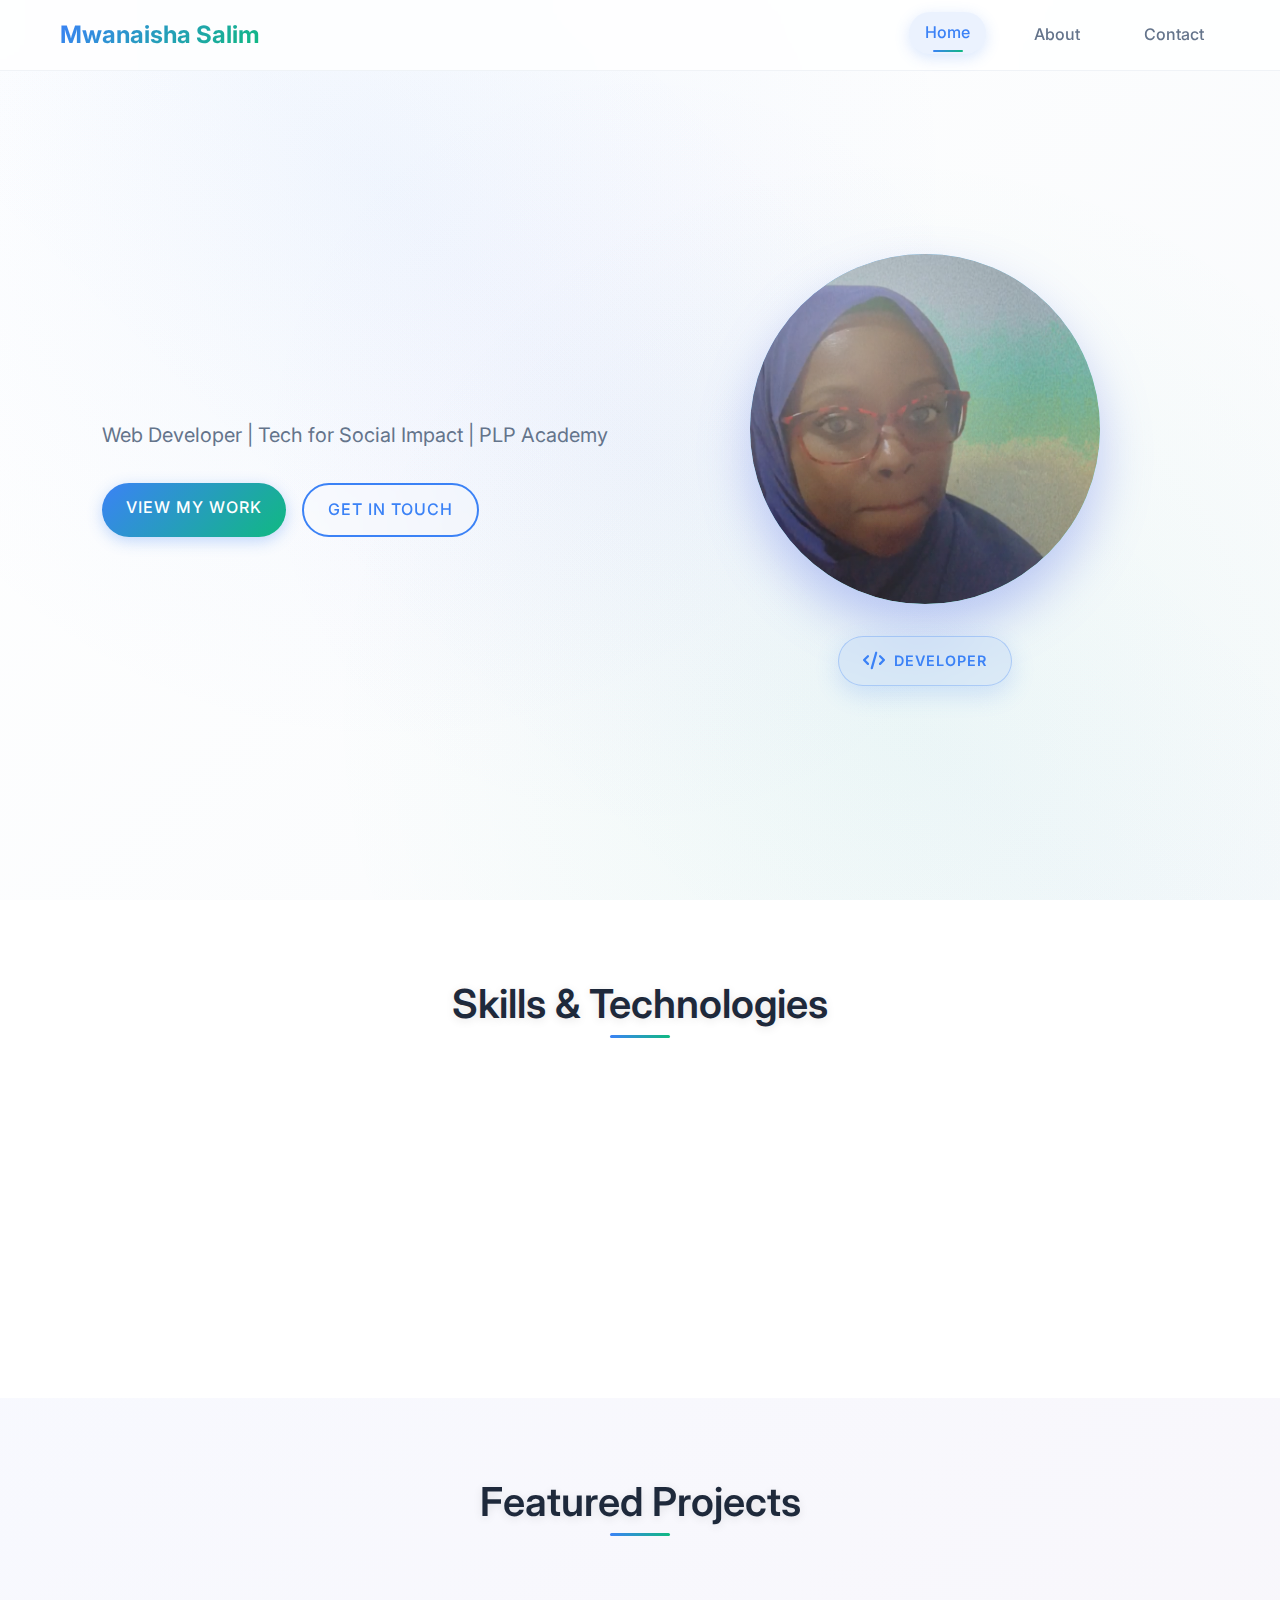
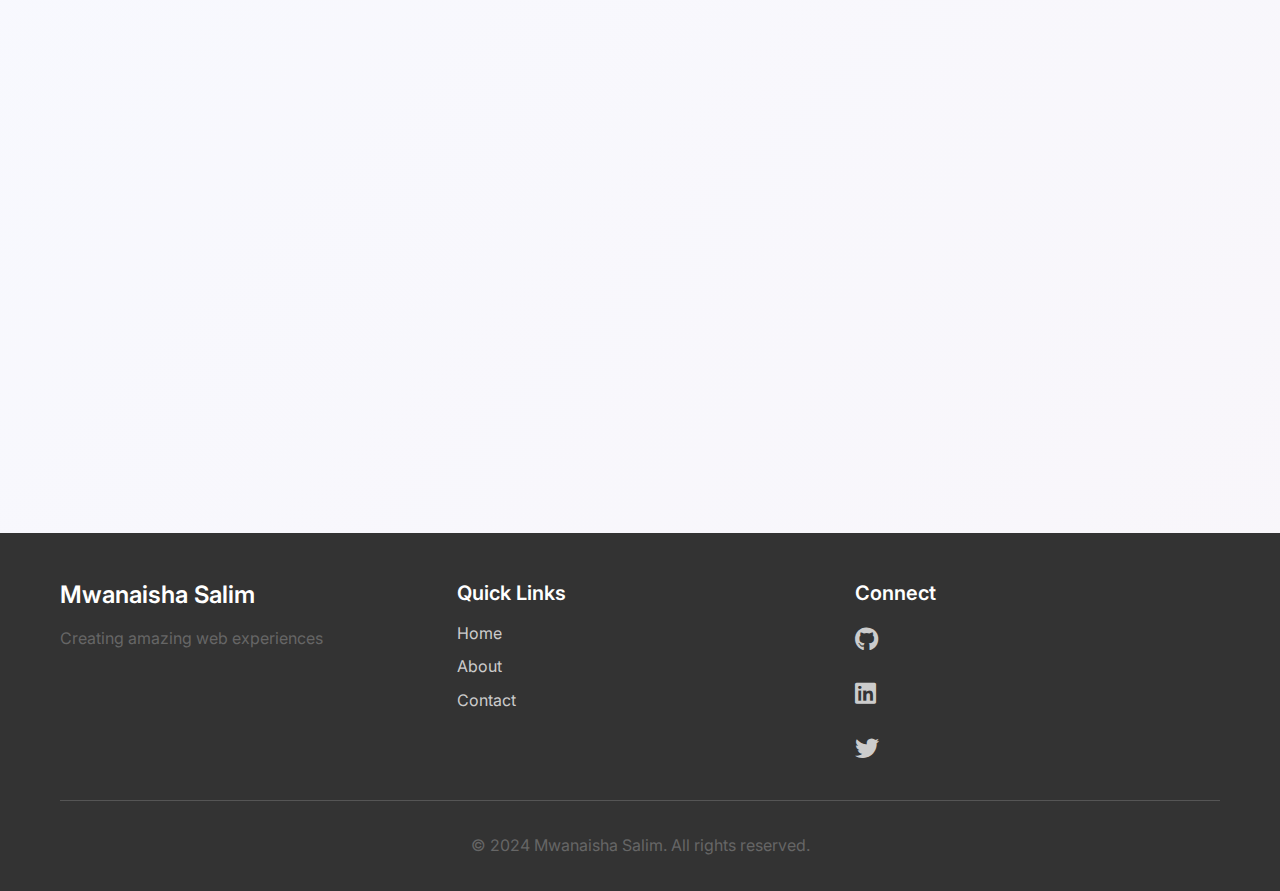
<file: index.html>
<!DOCTYPE html>
<html lang="en">
<head>
    <meta charset="UTF-8">
    <meta name="viewport" content="width=device-width, initial-scale=1.0">
    <title>Mwanaisha Salim - Web Developer Portfolio</title>
    <meta name="description" content="Professional web developer specializing in HTML5, CSS3, and JavaScript. Creating modern, responsive websites.">
    <link rel="stylesheet" href="css/styles.css">
    <link href="https://fonts.googleapis.com/css2?family=Inter:wght@300;400;500;600;700&display=swap" rel="stylesheet">
    <link rel="stylesheet" href="https://cdnjs.cloudflare.com/ajax/libs/font-awesome/6.0.0/css/all.min.css">
</head>
<body>
    <!-- Navigation -->
    <nav class="navbar" id="navbar">
        <div class="nav-container">
            <div class="nav-logo">
                <a href="index.html">Mwanaisha Salim</a>
            </div>
            <div class="nav-menu" id="nav-menu">
                <a href="index.html" class="nav-link active">Home</a>
                <a href="about.html" class="nav-link">About</a>
                <a href="contact.html" class="nav-link">Contact</a>
            </div>
            <div class="nav-toggle" id="nav-toggle">
                <span class="bar"></span>
                <span class="bar"></span>
                <span class="bar"></span>
            </div>
        </div>
    </nav>

    <!-- Hero Section -->
    <section class="hero">
        <div class="hero-container">
            <div class="hero-content">
                <h1 class="hero-title">Hi, I'm <span class="highlight">Mwanaisha Salim</span></h1>
                <p class="hero-subtitle">Web Developer | Tech for Social Impact | PLP Academy</p>
                <div class="hero-buttons">
                    <a href="#projects" class="btn btn-primary">View My Work</a>
                    <a href="contact.html" class="btn btn-secondary">Get In Touch</a>
                </div>
            </div>
            <div class="hero-image">
                <div class="profile-container">
                    <div class="profile-image-wrapper">
                        <img src="images/profile.jpg" alt="Mwanaisha Salim - Web Developer" class="profile-image">
                        <div class="profile-glow"></div>
                        <div class="profile-particles"></div>
                    </div>
                    <div class="profile-badge">
                        <i class="fas fa-code"></i>
                        <span>Developer</span>
                    </div>
                </div>
            </div>
        </div>
    </section>

    <!-- Skills Section -->
    <section class="skills" id="skills">
        <div class="container">
            <h2 class="section-title">Skills & Technologies</h2>
            <div class="skills-grid">
                <div class="skill-card">
                    <i class="fab fa-python"></i>
                    <h3>Python</h3>
                    <p>Data analysis and backend development</p>
                </div>
                <div class="skill-card">
                    <i class="fab fa-js-square"></i>
                    <h3>JavaScript</h3>
                    <p>Interactive and dynamic web applications</p>
                </div>
                <div class="skill-card">
                    <i class="fab fa-react"></i>
                    <h3>React.js</h3>
                    <p>Modern component-based development</p>
                </div>
                <div class="skill-card">
                    <i class="fas fa-mobile-alt"></i>
                    <h3>Dart & Flutter</h3>
                    <p>Cross-platform mobile development</p>
                </div>
            </div>
        </div>
    </section>

    <!-- Projects Section -->
    <section class="projects" id="projects">
        <div class="container">
            <h2 class="section-title">Featured Projects</h2>
            <div class="projects-grid">
                <div class="project-card">
                    <div class="project-image">
                        <div class="project-placeholder">
                            <i class="fas fa-store"></i>
                        </div>
                    </div>
                    <div class="project-content">
                        <h3>Enzi Store Database System</h3>
                        <p>Robust store database for efficient data handling and management</p>
                        <div class="project-tech">
                            <span class="tech-tag">Python</span>
                            <span class="tech-tag">SQL</span>
                            <span class="tech-tag">Database</span>
                        </div>
                        <a href="https://enzi-store.vercel.app" class="project-link" target="_blank">View Project <i class="fas fa-external-link-alt"></i></a>
                    </div>
                </div>
                <div class="project-card">
                    <div class="project-image">
                        <div class="project-placeholder">
                            <i class="fas fa-shopping-cart"></i>
                        </div>
                    </div>
                    <div class="project-content">
                        <h3>Just Got Better (Official Site)</h3>
                        <p>Wholesale eCommerce platform for shopkeepers and B2B transactions</p>
                        <div class="project-tech">
                            <span class="tech-tag">React.js</span>
                            <span class="tech-tag">JavaScript</span>
                            <span class="tech-tag">eCommerce</span>
                        </div>
                        <a href="https://justgotbetter.vercel.app" class="project-link" target="_blank">View Project <i class="fas fa-external-link-alt"></i></a>
                    </div>
                </div>
                <div class="project-card">
                    <div class="project-image">
                        <div class="project-placeholder">
                            <i class="fas fa-palette"></i>
                        </div>
                    </div>
                    <div class="project-content">
                        <h3>Graphibytes</h3>
                        <p>Digital services and branding portfolio site showcasing creative solutions</p>
                        <div class="project-tech">
                            <span class="tech-tag">HTML5</span>
                            <span class="tech-tag">CSS3</span>
                            <span class="tech-tag">JavaScript</span>
                        </div>
                        <a href="https://graphibytes.vercel.app" class="project-link" target="_blank">View Project <i class="fas fa-external-link-alt"></i></a>
                    </div>
                </div>
            </div>
        </div>
    </section>

    <!-- Footer -->
    <footer class="footer">
        <div class="container">
            <div class="footer-content">
                <div class="footer-section">
                    <h3>Mwanaisha Salim</h3>
                    <p>Creating amazing web experiences</p>
                </div>
                <div class="footer-section">
                    <h4>Quick Links</h4>
                    <ul>
                        <li><a href="index.html">Home</a></li>
                        <li><a href="about.html">About</a></li>
                        <li><a href="contact.html">Contact</a></li>
                    </ul>
                </div>
                <div class="footer-section">
                    <h4>Connect</h4>
                    <div class="social-links">
                        <a href="#"><i class="fab fa-github"></i></a>
                        <a href="#"><i class="fab fa-linkedin"></i></a>
                        <a href="#"><i class="fab fa-twitter"></i></a>
                    </div>
                </div>
            </div>
            <div class="footer-bottom">
                <p>&copy; 2024 Mwanaisha Salim. All rights reserved.</p>
            </div>
        </div>
    </footer>

    <script src="js/script.js"></script>
</body>
</html>
</file>
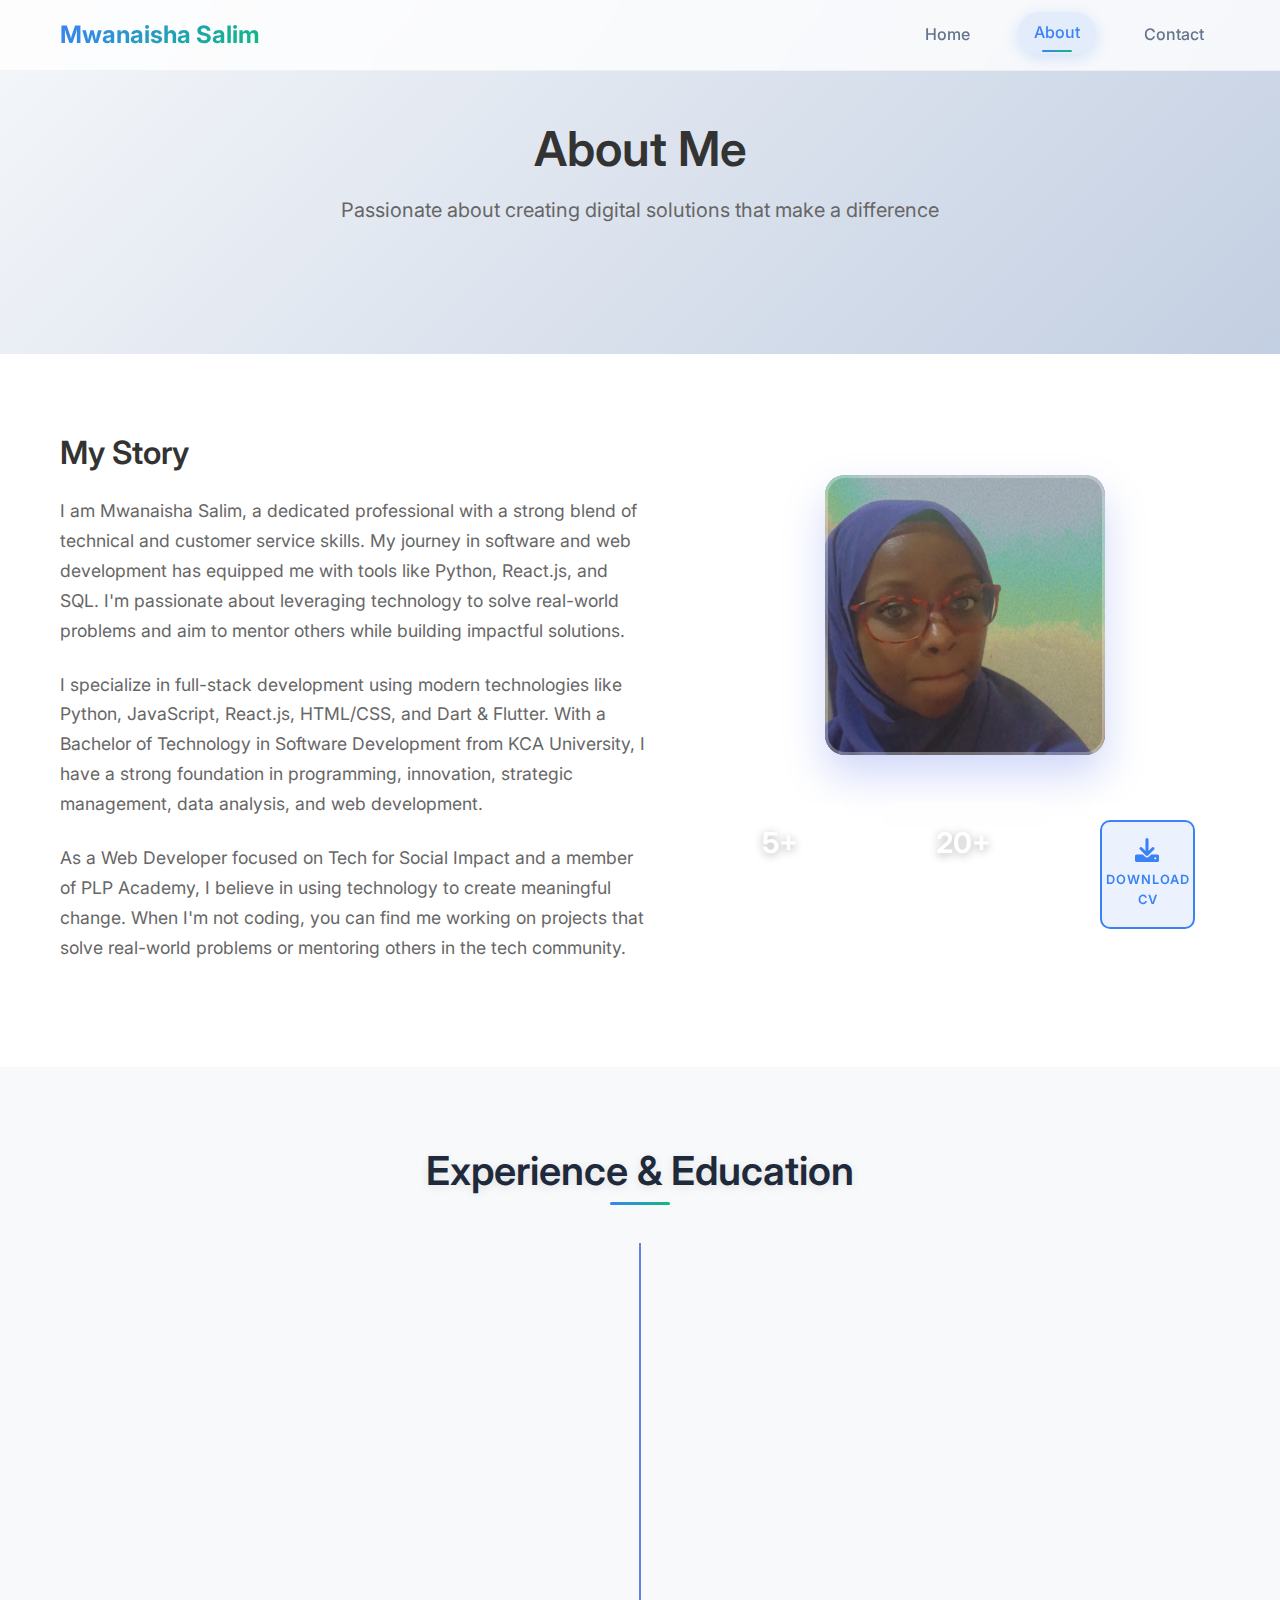
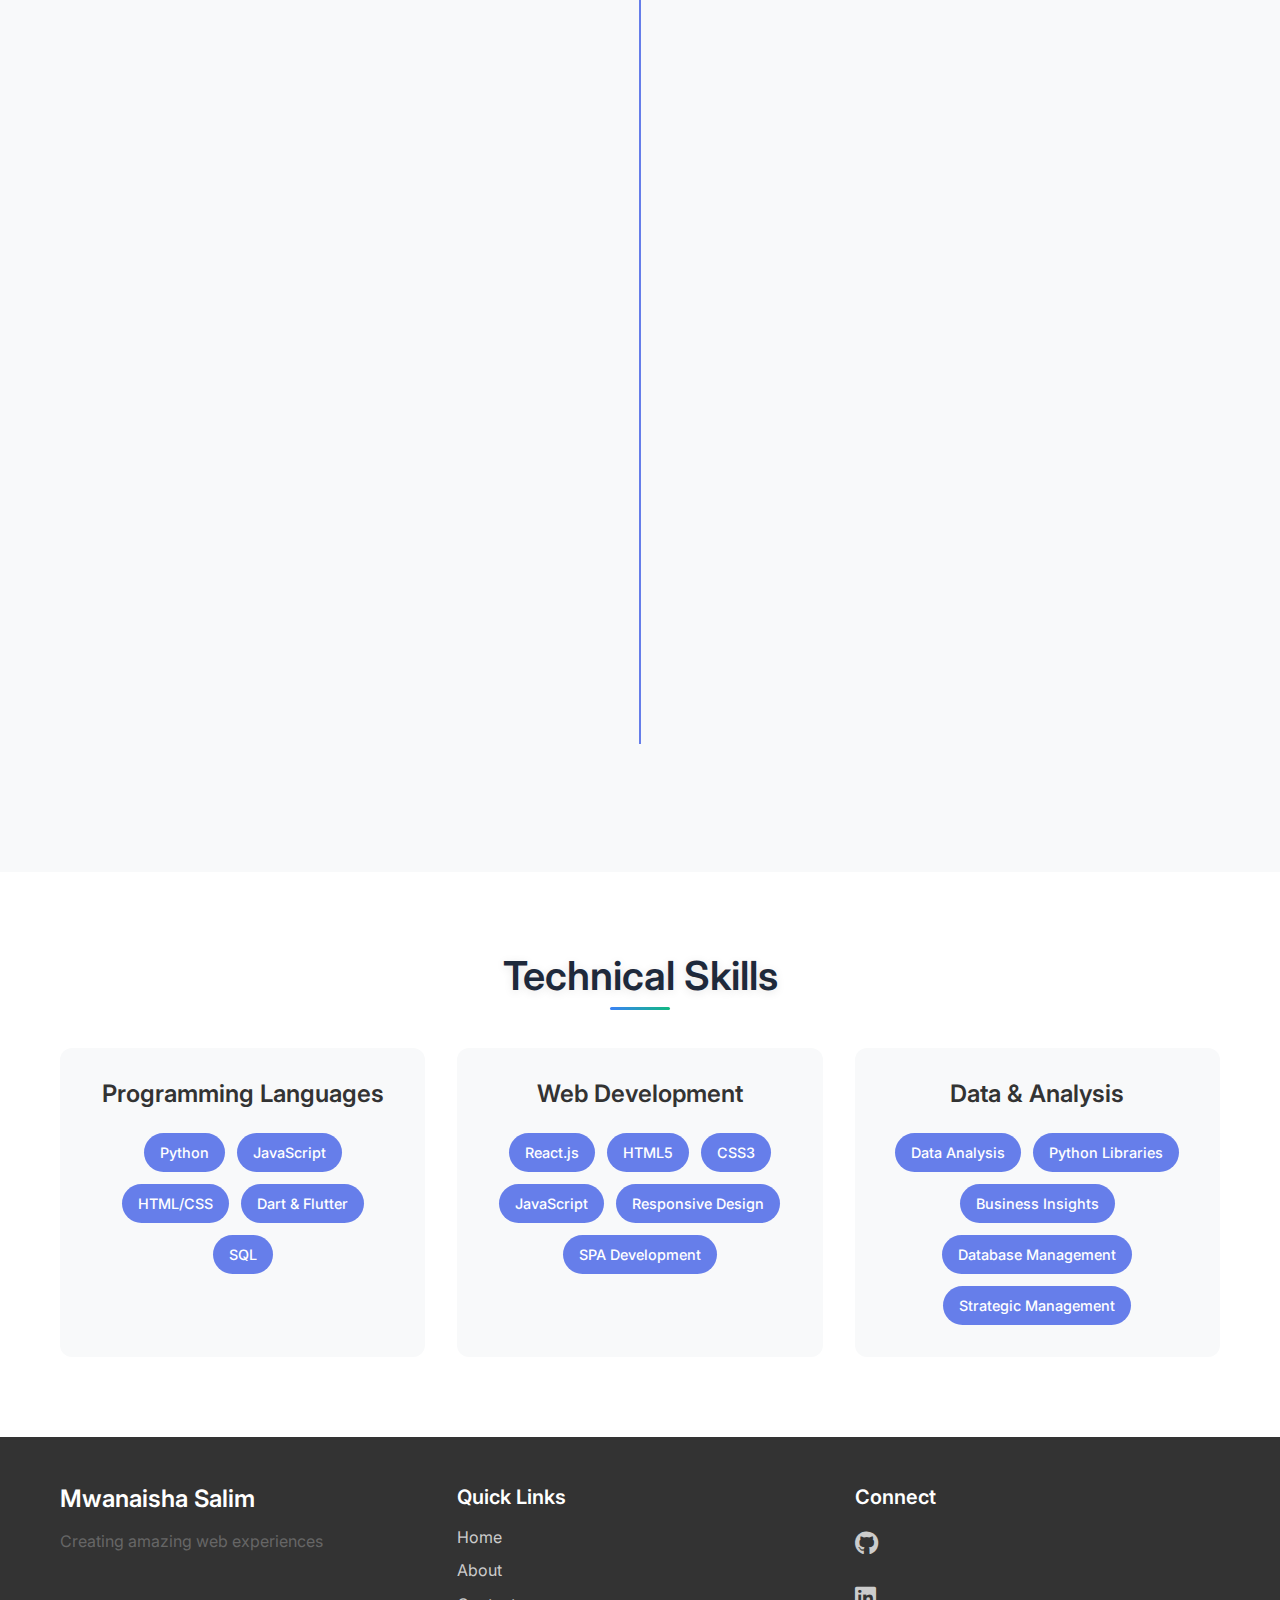
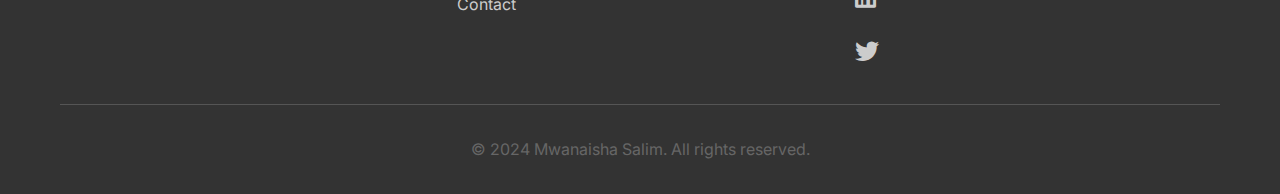
<file: about.html>
<!DOCTYPE html>
<html lang="en">
<head>
    <meta charset="UTF-8">
    <meta name="viewport" content="width=device-width, initial-scale=1.0">
    <title>About - Mwanaisha Salim</title>
    <meta name="description" content="Learn more about Mwanaisha Salim's background, experience, and passion for web development.">
    <link rel="stylesheet" href="css/styles.css">
    <link href="https://fonts.googleapis.com/css2?family=Inter:wght@300;400;500;600;700&display=swap" rel="stylesheet">
    <link rel="stylesheet" href="https://cdnjs.cloudflare.com/ajax/libs/font-awesome/6.0.0/css/all.min.css">
</head>
<body>
    <!-- Navigation -->
    <nav class="navbar" id="navbar">
        <div class="nav-container">
            <div class="nav-logo">
                <a href="index.html">Mwanaisha Salim</a>
            </div>
            <div class="nav-menu" id="nav-menu">
                <a href="index.html" class="nav-link">Home</a>
                <a href="about.html" class="nav-link active">About</a>
                <a href="contact.html" class="nav-link">Contact</a>
            </div>
            <div class="nav-toggle" id="nav-toggle">
                <span class="bar"></span>
                <span class="bar"></span>
                <span class="bar"></span>
            </div>
        </div>
    </nav>

    <!-- About Hero -->
    <section class="about-hero">
        <div class="container">
            <h1 class="page-title">About Me</h1>
            <p class="page-subtitle">Passionate about creating digital solutions that make a difference</p>
        </div>
    </section>

    <!-- About Content -->
    <section class="about-content">
        <div class="container">
            <div class="about-grid">
                <div class="about-text">
                    <h2>My Story</h2>
                    <p>I am Mwanaisha Salim, a dedicated professional with a strong blend of technical and customer service skills. My journey in software and web development has equipped me with tools like Python, React.js, and SQL. I'm passionate about leveraging technology to solve real-world problems and aim to mentor others while building impactful solutions.</p>
                    
                    <p>I specialize in full-stack development using modern technologies like Python, JavaScript, React.js, HTML/CSS, and Dart & Flutter. With a Bachelor of Technology in Software Development from KCA University, I have a strong foundation in programming, innovation, strategic management, data analysis, and web development.</p>
                    
                    <p>As a Web Developer focused on Tech for Social Impact and a member of PLP Academy, I believe in using technology to create meaningful change. When I'm not coding, you can find me working on projects that solve real-world problems or mentoring others in the tech community.</p>
                </div>
                <div class="about-image">
                    <div class="about-profile-container">
                        <div class="about-profile-wrapper">
                            <img src="images/profile.jpg" alt="Mwanaisha Salim - Professional Photo" class="about-profile-image">
                            <div class="about-profile-glow"></div>
                            <div class="about-profile-frame"></div>
                        </div>
                        <div class="about-profile-info">
                            <div class="profile-stat">
                                <span class="stat-number">5+</span>
                                <span class="stat-label">Years Experience</span>
                            </div>
                            <div class="profile-stat">
                                <span class="stat-number">20+</span>
                                <span class="stat-label">Projects Completed</span>
                            </div>
                            <div class="profile-stat">
                                <a href="Mwanaisha_Salim_CV.html" target="_blank" class="cv-download-btn">
                                    <i class="fas fa-download"></i>
                                    <span>Download CV</span>
                                </a>
                            </div>
                        </div>
                    </div>
                </div>
            </div>
        </div>
    </section>

    <!-- Experience Section -->
    <section class="experience">
        <div class="container">
            <h2 class="section-title">Experience & Education</h2>
            <div class="timeline">
                <div class="timeline-item">
                    <div class="timeline-marker"></div>
                    <div class="timeline-content">
                        <h3>Web Developer | Tech for Social Impact</h3>
                        <h4>PLP Academy</h4>
                        <span class="timeline-date">Present</span>
                        <p>Focused on leveraging technology to solve real-world problems and building impactful solutions. Mentoring others while developing innovative web applications.</p>
                    </div>
                </div>
                <div class="timeline-item">
                    <div class="timeline-marker"></div>
                    <div class="timeline-content">
                        <h3>Bachelor of Technology in Software Development</h3>
                        <h4>KCA University, Nairobi, Kenya</h4>
                        <span class="timeline-date">Second Upper Class Honors</span>
                        <p>Relevant Coursework: Programming, Innovation, Strategic Management, Data Analysis, and Web Development. Strong foundation in software development principles and practices.</p>
                    </div>
                </div>
                <div class="timeline-item">
                    <div class="timeline-marker"></div>
                    <div class="timeline-content">
                        <h3>Professional Development</h3>
                        <h4>Self-Directed Learning</h4>
                        <span class="timeline-date">Ongoing</span>
                        <p>Continuously learning and mastering modern technologies including Python, React.js, JavaScript, HTML/CSS, Dart & Flutter, and SQL for full-stack development.</p>
                    </div>
                </div>
            </div>
        </div>
    </section>

    <!-- Skills Section -->
    <section class="skills-detailed">
        <div class="container">
            <h2 class="section-title">Technical Skills</h2>
            <div class="skills-categories">
                <div class="skill-category">
                    <h3>Programming Languages</h3>
                    <div class="skill-list">
                        <span class="skill-item">Python</span>
                        <span class="skill-item">JavaScript</span>
                        <span class="skill-item">HTML/CSS</span>
                        <span class="skill-item">Dart & Flutter</span>
                        <span class="skill-item">SQL</span>
                    </div>
                </div>
                <div class="skill-category">
                    <h3>Web Development</h3>
                    <div class="skill-list">
                        <span class="skill-item">React.js</span>
                        <span class="skill-item">HTML5</span>
                        <span class="skill-item">CSS3</span>
                        <span class="skill-item">JavaScript</span>
                        <span class="skill-item">Responsive Design</span>
                        <span class="skill-item">SPA Development</span>
                    </div>
                </div>
                <div class="skill-category">
                    <h3>Data & Analysis</h3>
                    <div class="skill-list">
                        <span class="skill-item">Data Analysis</span>
                        <span class="skill-item">Python Libraries</span>
                        <span class="skill-item">Business Insights</span>
                        <span class="skill-item">Database Management</span>
                        <span class="skill-item">Strategic Management</span>
                    </div>
                </div>
            </div>
        </div>
    </section>

    <!-- Footer -->
    <footer class="footer">
        <div class="container">
            <div class="footer-content">
                <div class="footer-section">
                    <h3>Mwanaisha Salim</h3>
                    <p>Creating amazing web experiences</p>
                </div>
                <div class="footer-section">
                    <h4>Quick Links</h4>
                    <ul>
                        <li><a href="index.html">Home</a></li>
                        <li><a href="about.html">About</a></li>
                        <li><a href="contact.html">Contact</a></li>
                    </ul>
                </div>
                <div class="footer-section">
                    <h4>Connect</h4>
                    <div class="social-links">
                        <a href="#"><i class="fab fa-github"></i></a>
                        <a href="#"><i class="fab fa-linkedin"></i></a>
                        <a href="#"><i class="fab fa-twitter"></i></a>
                    </div>
                </div>
            </div>
            <div class="footer-bottom">
                <p>&copy; 2024 Mwanaisha Salim. All rights reserved.</p>
            </div>
        </div>
    </footer>

    <script src="js/script.js"></script>
</body>
</html>
</file>
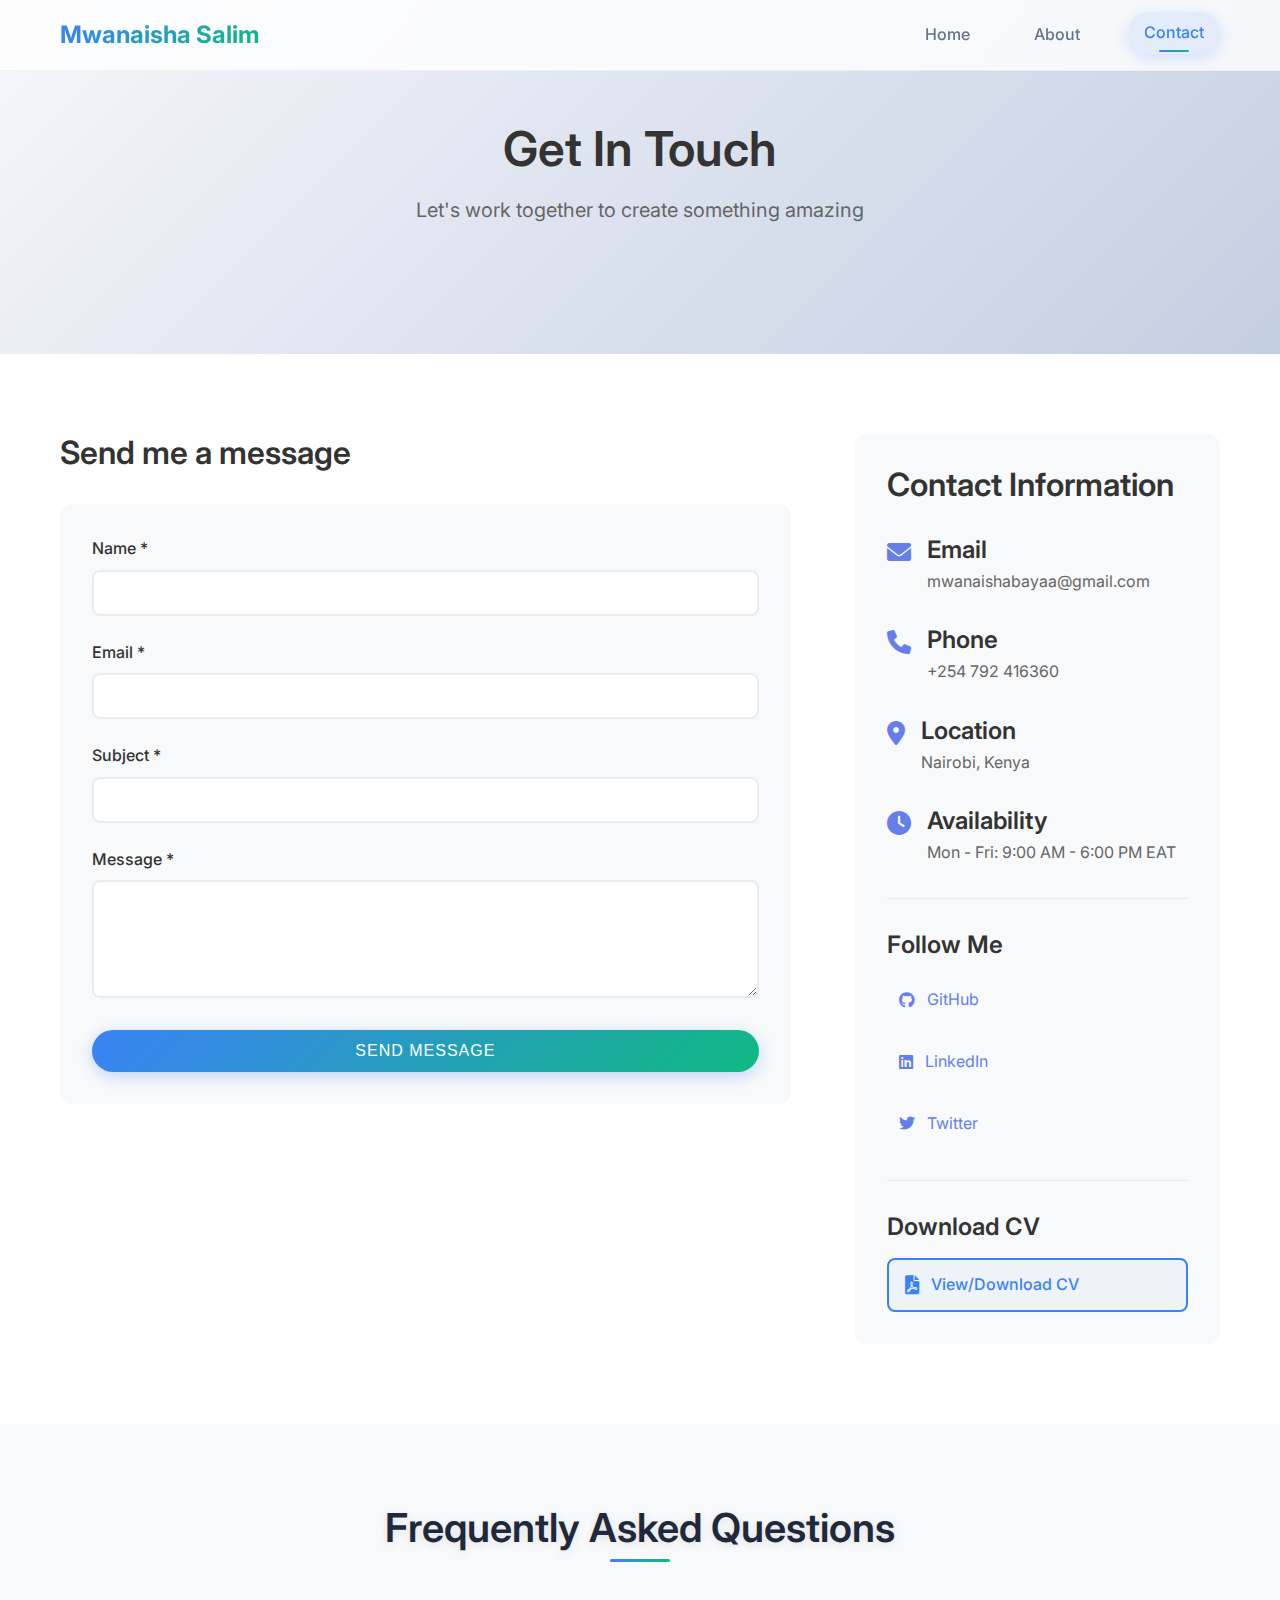
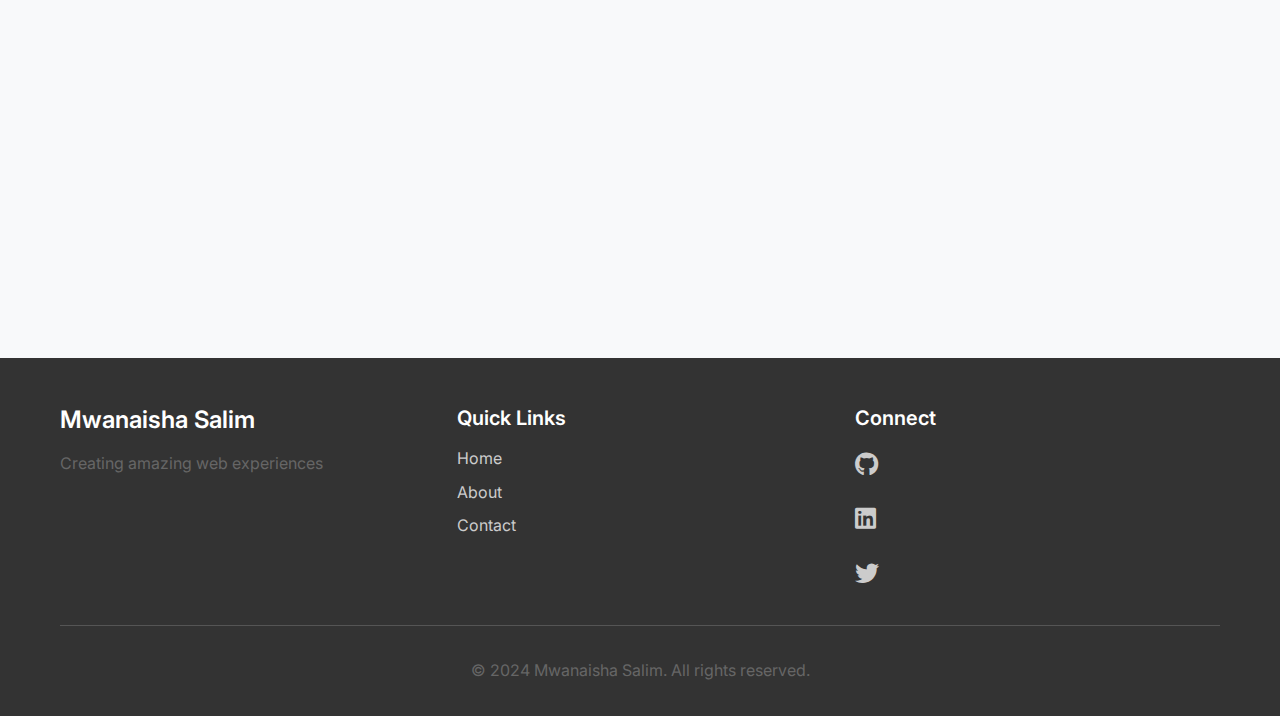
<file: contact.html>
<!DOCTYPE html>
<html lang="en">
<head>
    <meta charset="UTF-8">
    <meta name="viewport" content="width=device-width, initial-scale=1.0">
    <title>Contact - Mwanaisha Salim</title>
    <meta name="description" content="Get in touch with Mwanaisha Salim for web development projects and collaborations.">
    <link rel="stylesheet" href="css/styles.css">
    <link href="https://fonts.googleapis.com/css2?family=Inter:wght@300;400;500;600;700&display=swap" rel="stylesheet">
    <link rel="stylesheet" href="https://cdnjs.cloudflare.com/ajax/libs/font-awesome/6.0.0/css/all.min.css">
</head>
<body>
    <!-- Navigation -->
    <nav class="navbar" id="navbar">
        <div class="nav-container">
            <div class="nav-logo">
                <a href="index.html">Mwanaisha Salim</a>
            </div>
            <div class="nav-menu" id="nav-menu">
                <a href="index.html" class="nav-link">Home</a>
                <a href="about.html" class="nav-link">About</a>
                <a href="contact.html" class="nav-link active">Contact</a>
            </div>
            <div class="nav-toggle" id="nav-toggle">
                <span class="bar"></span>
                <span class="bar"></span>
                <span class="bar"></span>
            </div>
        </div>
    </nav>

    <!-- Contact Hero -->
    <section class="contact-hero">
        <div class="container">
            <h1 class="page-title">Get In Touch</h1>
            <p class="page-subtitle">Let's work together to create something amazing</p>
        </div>
    </section>

    <!-- Contact Content -->
    <section class="contact-content">
        <div class="container">
            <div class="contact-grid">
                <!-- Contact Form -->
                <div class="contact-form-container">
                    <h2>Send me a message</h2>
                    <form class="contact-form" id="contact-form">
                        <div class="form-group">
                            <label for="name">Name *</label>
                            <input type="text" id="name" name="name" required>
                            <span class="error-message" id="name-error"></span>
                        </div>
                        
                        <div class="form-group">
                            <label for="email">Email *</label>
                            <input type="email" id="email" name="email" required>
                            <span class="error-message" id="email-error"></span>
                        </div>
                        
                        <div class="form-group">
                            <label for="subject">Subject *</label>
                            <input type="text" id="subject" name="subject" required>
                            <span class="error-message" id="subject-error"></span>
                        </div>
                        
                        <div class="form-group">
                            <label for="message">Message *</label>
                            <textarea id="message" name="message" rows="5" required></textarea>
                            <span class="error-message" id="message-error"></span>
                        </div>
                        
                        <button type="submit" class="btn btn-primary btn-full">
                            <span class="btn-text">Send Message</span>
                            <span class="btn-loading" style="display: none;">
                                <i class="fas fa-spinner fa-spin"></i> Sending...
                            </span>
                        </button>
                        
                        <div class="form-success" id="form-success" style="display: none;">
                            <i class="fas fa-check-circle"></i>
                            <p>Thank you! Your message has been sent successfully.</p>
                        </div>
                    </form>
                </div>

                <!-- Contact Info -->
                <div class="contact-info">
                    <h2>Contact Information</h2>
                    <div class="contact-item">
                        <i class="fas fa-envelope"></i>
                        <div>
                            <h3>Email</h3>
                            <p>mwanaishabayaa@gmail.com</p>
                        </div>
                    </div>
                    
                    <div class="contact-item">
                        <i class="fas fa-phone"></i>
                        <div>
                            <h3>Phone</h3>
                            <p>+254 792 416360</p>
                        </div>
                    </div>
                    
                    <div class="contact-item">
                        <i class="fas fa-map-marker-alt"></i>
                        <div>
                            <h3>Location</h3>
                            <p>Nairobi, Kenya</p>
                        </div>
                    </div>
                    
                    <div class="contact-item">
                        <i class="fas fa-clock"></i>
                        <div>
                            <h3>Availability</h3>
                            <p>Mon - Fri: 9:00 AM - 6:00 PM EAT</p>
                        </div>
                    </div>

                    <div class="social-section">
                        <h3>Follow Me</h3>
                        <div class="social-links">
                            <a href="#" class="social-link">
                                <i class="fab fa-github"></i>
                                <span>GitHub</span>
                            </a>
                            <a href="https://www.linkedin.com/in/mwanaisha-salim-32b270285/" class="social-link" target="_blank">
                                <i class="fab fa-linkedin"></i>
                                <span>LinkedIn</span>
                            </a>
                            <a href="#" class="social-link">
                                <i class="fab fa-twitter"></i>
                                <span>Twitter</span>
                            </a>
                        </div>
                        
                        <div class="cv-section">
                            <h3>Download CV</h3>
                            <a href="Mwanaisha_Salim_CV.html" target="_blank" class="cv-download-link">
                                <i class="fas fa-file-pdf"></i>
                                <span>View/Download CV</span>
                            </a>
                        </div>
                    </div>
                </div>
            </div>
        </div>
    </section>

    <!-- FAQ Section -->
    <section class="faq">
        <div class="container">
            <h2 class="section-title">Frequently Asked Questions</h2>
            <div class="faq-list">
                <div class="faq-item">
                    <div class="faq-question">
                        <h3>What services do you offer?</h3>
                        <i class="fas fa-chevron-down"></i>
                    </div>
                    <div class="faq-answer">
                        <p>I offer full-stack web development services including custom websites, web applications, e-commerce solutions, and ongoing maintenance and support.</p>
                    </div>
                </div>
                
                <div class="faq-item">
                    <div class="faq-question">
                        <h3>What's your typical project timeline?</h3>
                        <i class="fas fa-chevron-down"></i>
                    </div>
                    <div class="faq-answer">
                        <p>Project timelines vary depending on complexity. A simple website typically takes 2-4 weeks, while complex web applications can take 2-6 months. I'll provide a detailed timeline during our initial consultation.</p>
                    </div>
                </div>
                
                <div class="faq-item">
                    <div class="faq-question">
                        <h3>Do you provide ongoing support?</h3>
                        <i class="fas fa-chevron-down"></i>
                    </div>
                    <div class="faq-answer">
                        <p>Yes! I offer various support packages including bug fixes, updates, security patches, and feature enhancements. We can discuss the best support plan for your needs.</p>
                    </div>
                </div>
            </div>
        </div>
    </section>

    <!-- Footer -->
    <footer class="footer">
        <div class="container">
            <div class="footer-content">
                <div class="footer-section">
                    <h3>Mwanaisha Salim</h3>
                    <p>Creating amazing web experiences</p>
                </div>
                <div class="footer-section">
                    <h4>Quick Links</h4>
                    <ul>
                        <li><a href="index.html">Home</a></li>
                        <li><a href="about.html">About</a></li>
                        <li><a href="contact.html">Contact</a></li>
                    </ul>
                </div>
                <div class="footer-section">
                    <h4>Connect</h4>
                    <div class="social-links">
                        <a href="#"><i class="fab fa-github"></i></a>
                        <a href="#"><i class="fab fa-linkedin"></i></a>
                        <a href="#"><i class="fab fa-twitter"></i></a>
                    </div>
                </div>
            </div>
            <div class="footer-bottom">
                <p>&copy; 2024 Mwanaisha Salim. All rights reserved.</p>
            </div>
        </div>
    </footer>

    <script src="js/script.js"></script>
</body>
</html>
</file>
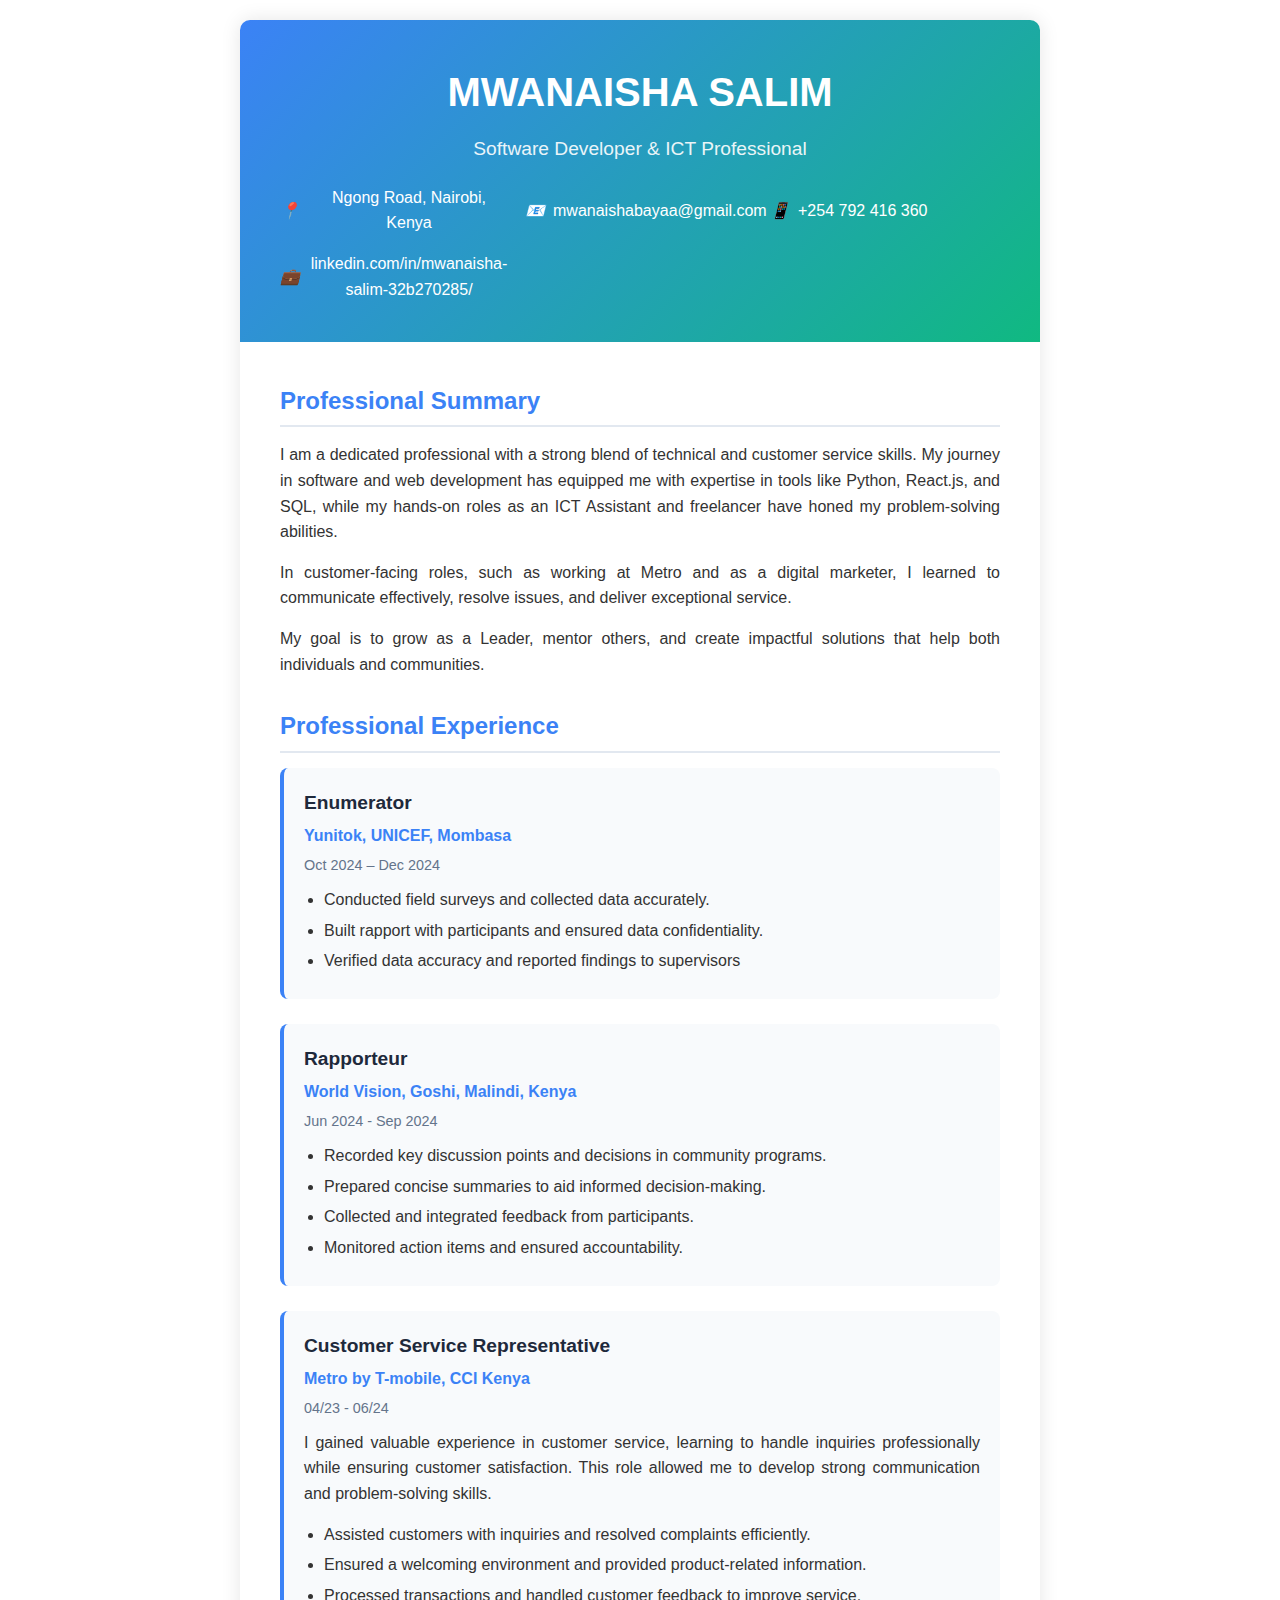
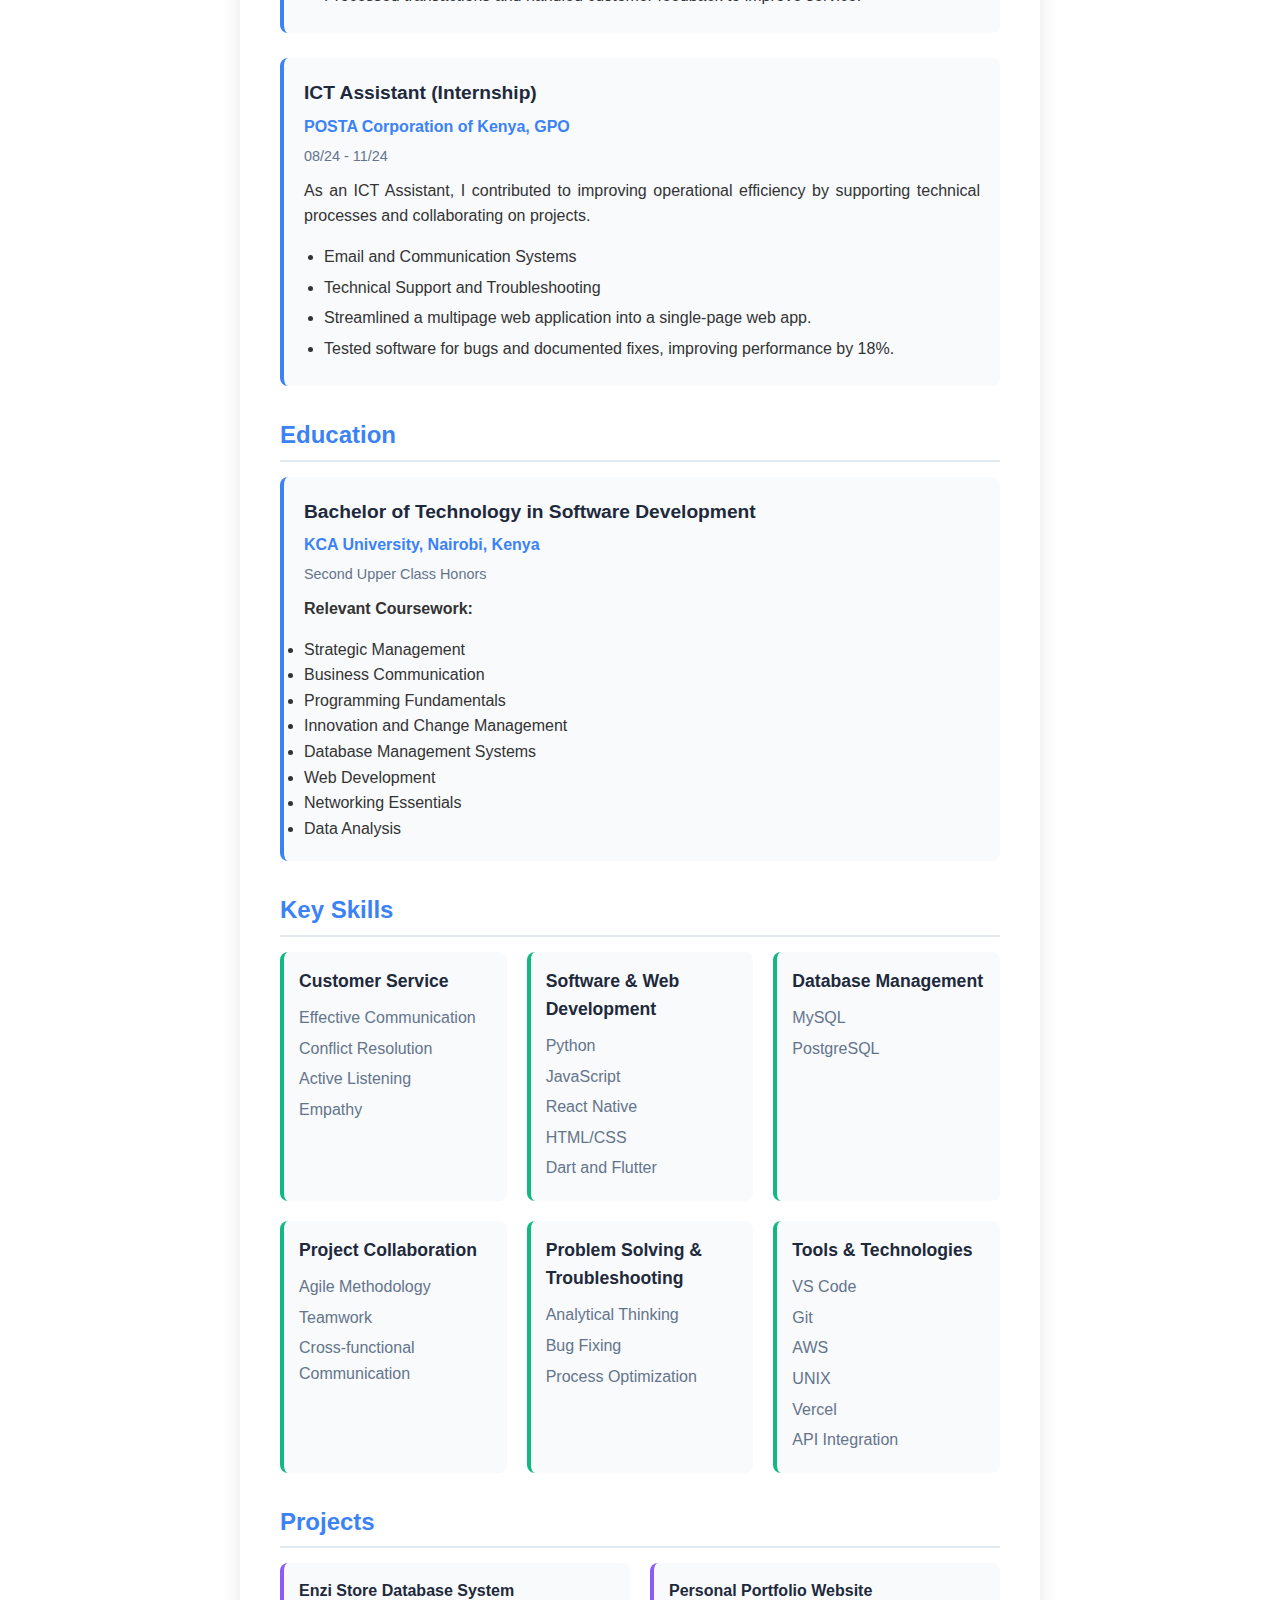
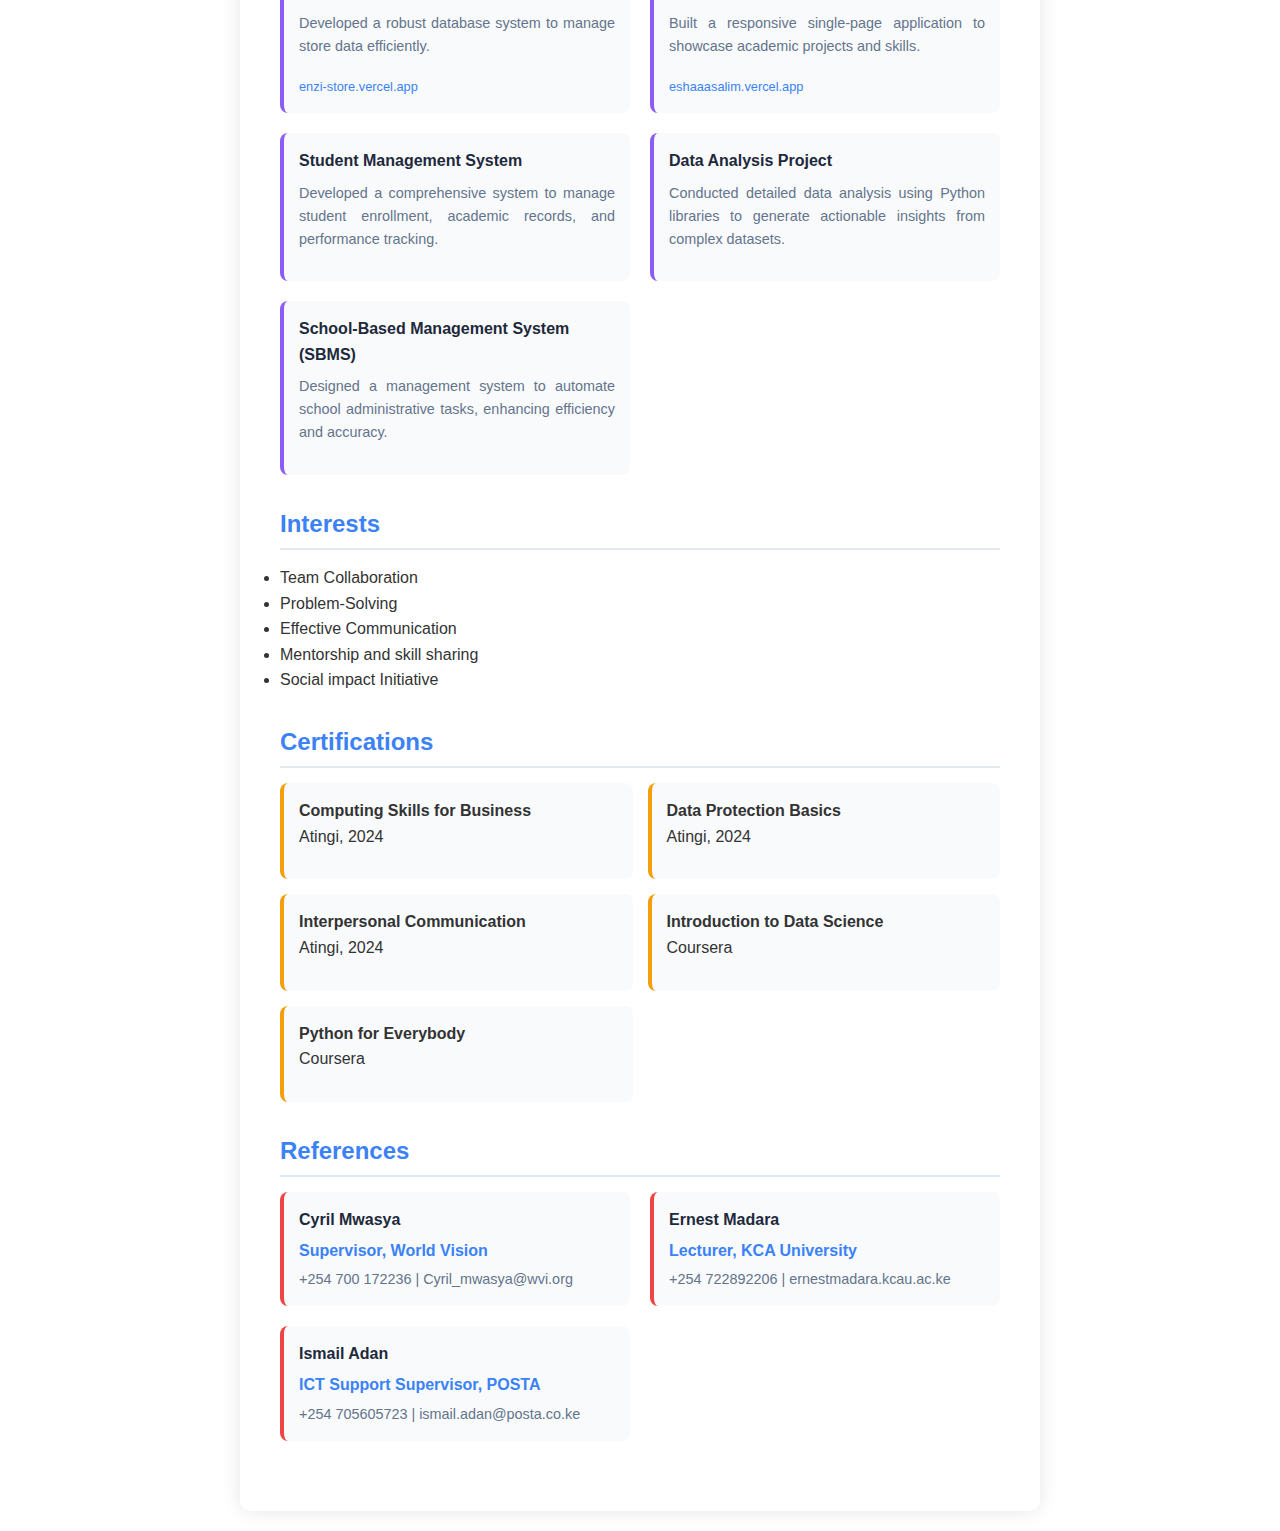
<file: Mwanaisha_Salim_CV.html>
<!DOCTYPE html>
<html lang="en">
<head>
    <meta charset="UTF-8">
    <meta name="viewport" content="width=device-width, initial-scale=1.0">
    <title>Mwanaisha Salim - CV</title>
    <style>
        * {
            margin: 0;
            padding: 0;
            box-sizing: border-box;
        }
        
        body {
            font-family: 'Arial', sans-serif;
            line-height: 1.6;
            color: #333;
            background: #fff;
            padding: 20px;
        }
        
        .cv-container {
            max-width: 800px;
            margin: 0 auto;
            background: #fff;
            box-shadow: 0 0 20px rgba(0,0,0,0.1);
            border-radius: 10px;
            overflow: hidden;
        }
        
        .header {
            background: linear-gradient(135deg, #3b82f6 0%, #10b981 100%);
            color: white;
            padding: 40px;
            text-align: center;
        }
        
        .header h1 {
            font-size: 2.5rem;
            margin-bottom: 10px;
            font-weight: 700;
        }
        
        .header .title {
            font-size: 1.2rem;
            margin-bottom: 20px;
            opacity: 0.9;
        }
        
        .contact-info {
            display: grid;
            grid-template-columns: repeat(auto-fit, minmax(200px, 1fr));
            gap: 15px;
            margin-top: 20px;
        }
        
        .contact-item {
            display: flex;
            align-items: center;
            gap: 8px;
        }
        
        .contact-item i {
            width: 20px;
            text-align: center;
        }
        
        .content {
            padding: 40px;
        }
        
        .section {
            margin-bottom: 30px;
        }
        
        .section h2 {
            color: #3b82f6;
            font-size: 1.5rem;
            margin-bottom: 15px;
            padding-bottom: 5px;
            border-bottom: 2px solid #e2e8f0;
        }
        
        .section p {
            margin-bottom: 15px;
            text-align: justify;
        }
        
        .experience-item, .education-item {
            margin-bottom: 25px;
            padding: 20px;
            background: #f8fafc;
            border-radius: 8px;
            border-left: 4px solid #3b82f6;
        }
        
        .experience-item h3, .education-item h3 {
            color: #1e293b;
            font-size: 1.2rem;
            margin-bottom: 5px;
        }
        
        .experience-item .company, .education-item .institution {
            color: #3b82f6;
            font-weight: 600;
            margin-bottom: 5px;
        }
        
        .experience-item .duration, .education-item .duration {
            color: #64748b;
            font-size: 0.9rem;
            margin-bottom: 10px;
        }
        
        .experience-item ul {
            margin-left: 20px;
        }
        
        .experience-item li {
            margin-bottom: 5px;
        }
        
        .skills-grid {
            display: grid;
            grid-template-columns: repeat(auto-fit, minmax(200px, 1fr));
            gap: 20px;
            margin-top: 15px;
        }
        
        .skill-category {
            background: #f8fafc;
            padding: 15px;
            border-radius: 8px;
            border-left: 4px solid #10b981;
        }
        
        .skill-category h4 {
            color: #1e293b;
            margin-bottom: 10px;
            font-size: 1.1rem;
        }
        
        .skill-category ul {
            list-style: none;
            margin-left: 0;
        }
        
        .skill-category li {
            margin-bottom: 5px;
            color: #64748b;
        }
        
        .projects-grid {
            display: grid;
            grid-template-columns: repeat(auto-fit, minmax(300px, 1fr));
            gap: 20px;
            margin-top: 15px;
        }
        
        .project-item {
            background: #f8fafc;
            padding: 15px;
            border-radius: 8px;
            border-left: 4px solid #8b5cf6;
        }
        
        .project-item h4 {
            color: #1e293b;
            margin-bottom: 8px;
        }
        
        .project-item p {
            color: #64748b;
            font-size: 0.9rem;
        }
        
        .project-item .url {
            color: #3b82f6;
            text-decoration: none;
            font-size: 0.8rem;
        }
        
        .certifications {
            display: grid;
            grid-template-columns: repeat(auto-fit, minmax(250px, 1fr));
            gap: 15px;
            margin-top: 15px;
        }
        
        .cert-item {
            background: #f8fafc;
            padding: 15px;
            border-radius: 8px;
            border-left: 4px solid #f59e0b;
        }
        
        .references {
            display: grid;
            grid-template-columns: repeat(auto-fit, minmax(250px, 1fr));
            gap: 20px;
            margin-top: 15px;
        }
        
        .ref-item {
            background: #f8fafc;
            padding: 15px;
            border-radius: 8px;
            border-left: 4px solid #ef4444;
        }
        
        .ref-item h4 {
            color: #1e293b;
            margin-bottom: 5px;
        }
        
        .ref-item .position {
            color: #3b82f6;
            font-weight: 600;
            margin-bottom: 5px;
        }
        
        .ref-item .contact {
            color: #64748b;
            font-size: 0.9rem;
        }
        
        @media print {
            body {
                padding: 0;
            }
            .cv-container {
                box-shadow: none;
                border-radius: 0;
            }
        }
    </style>
</head>
<body>
    <div class="cv-container">
        <div class="header">
            <h1>MWANAISHA SALIM</h1>
            <div class="title">Software Developer & ICT Professional</div>
            <div class="contact-info">
                <div class="contact-item">
                    <i>📍</i>
                    <span>Ngong Road, Nairobi, Kenya</span>
                </div>
                <div class="contact-item">
                    <i>📧</i>
                    <span>mwanaishabayaa@gmail.com</span>
                </div>
                <div class="contact-item">
                    <i>📱</i>
                    <span>+254 792 416 360</span>
                </div>
                <div class="contact-item">
                    <i>💼</i>
                    <span>linkedin.com/in/mwanaisha-salim-32b270285/</span>
                </div>
            </div>
        </div>
        
        <div class="content">
            <div class="section">
                <h2>Professional Summary</h2>
                <p>I am a dedicated professional with a strong blend of technical and customer service skills. My journey in software and web development has equipped me with expertise in tools like Python, React.js, and SQL, while my hands-on roles as an ICT Assistant and freelancer have honed my problem-solving abilities.</p>
                <p>In customer-facing roles, such as working at Metro and as a digital marketer, I learned to communicate effectively, resolve issues, and deliver exceptional service.</p>
                <p>My goal is to grow as a Leader, mentor others, and create impactful solutions that help both individuals and communities.</p>
            </div>
            
            <div class="section">
                <h2>Professional Experience</h2>
                
                <div class="experience-item">
                    <h3>Enumerator</h3>
                    <div class="company">Yunitok, UNICEF, Mombasa</div>
                    <div class="duration">Oct 2024 – Dec 2024</div>
                    <ul>
                        <li>Conducted field surveys and collected data accurately.</li>
                        <li>Built rapport with participants and ensured data confidentiality.</li>
                        <li>Verified data accuracy and reported findings to supervisors</li>
                    </ul>
                </div>
                
                <div class="experience-item">
                    <h3>Rapporteur</h3>
                    <div class="company">World Vision, Goshi, Malindi, Kenya</div>
                    <div class="duration">Jun 2024 - Sep 2024</div>
                    <ul>
                        <li>Recorded key discussion points and decisions in community programs.</li>
                        <li>Prepared concise summaries to aid informed decision-making.</li>
                        <li>Collected and integrated feedback from participants.</li>
                        <li>Monitored action items and ensured accountability.</li>
                    </ul>
                </div>
                
                <div class="experience-item">
                    <h3>Customer Service Representative</h3>
                    <div class="company">Metro by T-mobile, CCI Kenya</div>
                    <div class="duration">04/23 - 06/24</div>
                    <p>I gained valuable experience in customer service, learning to handle inquiries professionally while ensuring customer satisfaction. This role allowed me to develop strong communication and problem-solving skills.</p>
                    <ul>
                        <li>Assisted customers with inquiries and resolved complaints efficiently.</li>
                        <li>Ensured a welcoming environment and provided product-related information.</li>
                        <li>Processed transactions and handled customer feedback to improve service.</li>
                    </ul>
                </div>
                
                <div class="experience-item">
                    <h3>ICT Assistant (Internship)</h3>
                    <div class="company">POSTA Corporation of Kenya, GPO</div>
                    <div class="duration">08/24 - 11/24</div>
                    <p>As an ICT Assistant, I contributed to improving operational efficiency by supporting technical processes and collaborating on projects.</p>
                    <ul>
                        <li>Email and Communication Systems</li>
                        <li>Technical Support and Troubleshooting</li>
                        <li>Streamlined a multipage web application into a single-page web app.</li>
                        <li>Tested software for bugs and documented fixes, improving performance by 18%.</li>
                    </ul>
                </div>
            </div>
            
            <div class="section">
                <h2>Education</h2>
                <div class="education-item">
                    <h3>Bachelor of Technology in Software Development</h3>
                    <div class="institution">KCA University, Nairobi, Kenya</div>
                    <div class="duration">Second Upper Class Honors</div>
                    <p><strong>Relevant Coursework:</strong></p>
                    <ul>
                        <li>Strategic Management</li>
                        <li>Business Communication</li>
                        <li>Programming Fundamentals</li>
                        <li>Innovation and Change Management</li>
                        <li>Database Management Systems</li>
                        <li>Web Development</li>
                        <li>Networking Essentials</li>
                        <li>Data Analysis</li>
                    </ul>
                </div>
            </div>
            
            <div class="section">
                <h2>Key Skills</h2>
                <div class="skills-grid">
                    <div class="skill-category">
                        <h4>Customer Service</h4>
                        <ul>
                            <li>Effective Communication</li>
                            <li>Conflict Resolution</li>
                            <li>Active Listening</li>
                            <li>Empathy</li>
                        </ul>
                    </div>
                    <div class="skill-category">
                        <h4>Software & Web Development</h4>
                        <ul>
                            <li>Python</li>
                            <li>JavaScript</li>
                            <li>React Native</li>
                            <li>HTML/CSS</li>
                            <li>Dart and Flutter</li>
                        </ul>
                    </div>
                    <div class="skill-category">
                        <h4>Database Management</h4>
                        <ul>
                            <li>MySQL</li>
                            <li>PostgreSQL</li>
                        </ul>
                    </div>
                    <div class="skill-category">
                        <h4>Project Collaboration</h4>
                        <ul>
                            <li>Agile Methodology</li>
                            <li>Teamwork</li>
                            <li>Cross-functional Communication</li>
                        </ul>
                    </div>
                    <div class="skill-category">
                        <h4>Problem Solving & Troubleshooting</h4>
                        <ul>
                            <li>Analytical Thinking</li>
                            <li>Bug Fixing</li>
                            <li>Process Optimization</li>
                        </ul>
                    </div>
                    <div class="skill-category">
                        <h4>Tools & Technologies</h4>
                        <ul>
                            <li>VS Code</li>
                            <li>Git</li>
                            <li>AWS</li>
                            <li>UNIX</li>
                            <li>Vercel</li>
                            <li>API Integration</li>
                        </ul>
                    </div>
                </div>
            </div>
            
            <div class="section">
                <h2>Projects</h2>
                <div class="projects-grid">
                    <div class="project-item">
                        <h4>Enzi Store Database System</h4>
                        <p>Developed a robust database system to manage store data efficiently.</p>
                        <a href="https://enzi-store.vercel.app" class="url">enzi-store.vercel.app</a>
                    </div>
                    <div class="project-item">
                        <h4>Personal Portfolio Website</h4>
                        <p>Built a responsive single-page application to showcase academic projects and skills.</p>
                        <a href="https://eshaaasalim.vercel.app" class="url">eshaaasalim.vercel.app</a>
                    </div>
                    <div class="project-item">
                        <h4>Student Management System</h4>
                        <p>Developed a comprehensive system to manage student enrollment, academic records, and performance tracking.</p>
                    </div>
                    <div class="project-item">
                        <h4>Data Analysis Project</h4>
                        <p>Conducted detailed data analysis using Python libraries to generate actionable insights from complex datasets.</p>
                    </div>
                    <div class="project-item">
                        <h4>School-Based Management System (SBMS)</h4>
                        <p>Designed a management system to automate school administrative tasks, enhancing efficiency and accuracy.</p>
                    </div>
                </div>
            </div>
            
            <div class="section">
                <h2>Interests</h2>
                <ul>
                    <li>Team Collaboration</li>
                    <li>Problem-Solving</li>
                    <li>Effective Communication</li>
                    <li>Mentorship and skill sharing</li>
                    <li>Social impact Initiative</li>
                </ul>
            </div>
            
            <div class="section">
                <h2>Certifications</h2>
                <div class="certifications">
                    <div class="cert-item">
                        <h4>Computing Skills for Business</h4>
                        <p>Atingi, 2024</p>
                    </div>
                    <div class="cert-item">
                        <h4>Data Protection Basics</h4>
                        <p>Atingi, 2024</p>
                    </div>
                    <div class="cert-item">
                        <h4>Interpersonal Communication</h4>
                        <p>Atingi, 2024</p>
                    </div>
                    <div class="cert-item">
                        <h4>Introduction to Data Science</h4>
                        <p>Coursera</p>
                    </div>
                    <div class="cert-item">
                        <h4>Python for Everybody</h4>
                        <p>Coursera</p>
                    </div>
                </div>
            </div>
            
            <div class="section">
                <h2>References</h2>
                <div class="references">
                    <div class="ref-item">
                        <h4>Cyril Mwasya</h4>
                        <div class="position">Supervisor, World Vision</div>
                        <div class="contact">+254 700 172236 | Cyril_mwasya@wvi.org</div>
                    </div>
                    <div class="ref-item">
                        <h4>Ernest Madara</h4>
                        <div class="position">Lecturer, KCA University</div>
                        <div class="contact">+254 722892206 | ernestmadara.kcau.ac.ke</div>
                    </div>
                    <div class="ref-item">
                        <h4>Ismail Adan</h4>
                        <div class="position">ICT Support Supervisor, POSTA</div>
                        <div class="contact">+254 705605723 | ismail.adan@posta.co.ke</div>
                    </div>
                </div>
            </div>
        </div>
    </div>
</body>
</html>
</file>
<file: css/styles.css>
/* Added the following code for WEB-001.Mwanaisha Salim using AI Agent. 2025-01-14. Code Start */
/* Reset and Base Styles */
* {
    margin: 0;
    padding: 0;
    box-sizing: border-box;
}

html {
    scroll-behavior: smooth;
}

body {
    font-family: 'Inter', sans-serif;
    line-height: 1.6;
    color: #333;
    background: linear-gradient(135deg, #f8fafc 0%, #e2e8f0 100%);
    background-attachment: fixed;
    overflow-x: hidden;
}

/* Subtle background pattern */
body::before {
    content: '';
    position: fixed;
    top: 0;
    left: 0;
    width: 100%;
    height: 100%;
    background: 
        radial-gradient(circle at 20% 80%, rgba(59, 130, 246, 0.05) 0%, transparent 50%),
        radial-gradient(circle at 80% 20%, rgba(16, 185, 129, 0.05) 0%, transparent 50%),
        radial-gradient(circle at 40% 40%, rgba(139, 92, 246, 0.03) 0%, transparent 50%);
    animation: backgroundShift 30s ease-in-out infinite;
    z-index: -1;
}

@keyframes backgroundShift {
    0%, 100% { transform: translateX(0) translateY(0); }
    25% { transform: translateX(-20px) translateY(-10px); }
    50% { transform: translateX(20px) translateY(10px); }
    75% { transform: translateX(-10px) translateY(20px); }
}

.container {
    max-width: 1200px;
    margin: 0 auto;
    padding: 0 20px;
}

/* Typography */
h1, h2, h3, h4, h5, h6 {
    font-weight: 600;
    line-height: 1.2;
    margin-bottom: 1rem;
}

h1 { font-size: 2.5rem; }
h2 { font-size: 2rem; }
h3 { font-size: 1.5rem; }
h4 { font-size: 1.25rem; }

p {
    margin-bottom: 1rem;
    color: #666;
}

/* Buttons */
.btn {
    display: inline-block;
    padding: 12px 24px;
    border: none;
    border-radius: 50px;
    text-decoration: none;
    font-weight: 500;
    font-size: 1rem;
    cursor: pointer;
    transition: all 0.4s cubic-bezier(0.4, 0, 0.2, 1);
    text-align: center;
    position: relative;
    overflow: hidden;
    text-transform: uppercase;
    letter-spacing: 1px;
}

.btn::before {
    content: '';
    position: absolute;
    top: 0;
    left: -100%;
    width: 100%;
    height: 100%;
    background: linear-gradient(90deg, transparent, rgba(255, 255, 255, 0.2), transparent);
    transition: left 0.5s;
}

.btn:hover::before {
    left: 100%;
}

.btn-primary {
    background: linear-gradient(135deg, #3b82f6 0%, #10b981 100%);
    color: white;
    box-shadow: 0 4px 15px rgba(59, 130, 246, 0.3);
}

.btn-primary:hover {
    transform: translateY(-3px) scale(1.05);
    box-shadow: 0 15px 35px rgba(59, 130, 246, 0.4);
}

.btn-primary:active {
    transform: translateY(-1px) scale(1.02);
}

.btn-secondary {
    background: transparent;
    color: #3b82f6;
    border: 2px solid #3b82f6;
    backdrop-filter: blur(10px);
}

.btn-secondary:hover {
    background: #3b82f6;
    color: white;
    transform: translateY(-3px) scale(1.05);
    box-shadow: 0 15px 35px rgba(59, 130, 246, 0.3);
    border-color: #3b82f6;
}

.btn-full {
    width: 100%;
}

/* Navigation */
.navbar {
    position: fixed;
    top: 0;
    width: 100%;
    background: rgba(255, 255, 255, 0.8);
    backdrop-filter: blur(20px);
    border-bottom: 1px solid rgba(226, 232, 240, 0.5);
    z-index: 1000;
    transition: all 0.4s cubic-bezier(0.4, 0, 0.2, 1);
    transform: translateY(0);
}

.navbar.scrolled {
    background: rgba(255, 255, 255, 0.95);
    box-shadow: 0 8px 32px rgba(0, 0, 0, 0.1);
    border-bottom: 1px solid rgba(59, 130, 246, 0.2);
}

.navbar.hidden {
    transform: translateY(-100%);
}

.nav-container {
    max-width: 1200px;
    margin: 0 auto;
    padding: 0 20px;
    display: flex;
    justify-content: space-between;
    align-items: center;
    height: 70px;
}

.nav-logo a {
    font-size: 1.5rem;
    font-weight: 700;
    color: #1e293b;
    text-decoration: none;
    background: linear-gradient(135deg, #3b82f6 0%, #10b981 100%);
    -webkit-background-clip: text;
    -webkit-text-fill-color: transparent;
    background-clip: text;
    transition: all 0.3s ease;
    position: relative;
}

.nav-logo a:hover {
    transform: scale(1.05);
    filter: drop-shadow(0 0 10px rgba(59, 130, 246, 0.3));
}

.nav-menu {
    display: flex;
    gap: 2rem;
}

.nav-link {
    color: #64748b;
    text-decoration: none;
    font-weight: 500;
    transition: all 0.3s cubic-bezier(0.4, 0, 0.2, 1);
    position: relative;
    padding: 8px 16px;
    border-radius: 25px;
    overflow: hidden;
}

.nav-link::before {
    content: '';
    position: absolute;
    top: 0;
    left: -100%;
    width: 100%;
    height: 100%;
    background: linear-gradient(90deg, transparent, rgba(59, 130, 246, 0.1), transparent);
    transition: left 0.5s;
}

.nav-link:hover::before {
    left: 100%;
}

.nav-link:hover,
.nav-link.active {
    color: #3b82f6;
    background: rgba(59, 130, 246, 0.1);
    transform: translateY(-2px);
    box-shadow: 0 4px 15px rgba(59, 130, 246, 0.2);
}

.nav-link.active::after {
    content: '';
    position: absolute;
    bottom: 2px;
    left: 50%;
    transform: translateX(-50%);
    width: 30px;
    height: 2px;
    background: linear-gradient(90deg, #3b82f6, #10b981);
    border-radius: 2px;
    animation: pulse 2s infinite;
}

@keyframes pulse {
    0%, 100% { opacity: 1; transform: translateX(-50%) scaleX(1); }
    50% { opacity: 0.7; transform: translateX(-50%) scaleX(1.2); }
}

.nav-toggle {
    display: none;
    flex-direction: column;
    cursor: pointer;
}

.bar {
    width: 25px;
    height: 3px;
    background: #333;
    margin: 3px 0;
    transition: 0.3s;
}

/* Professional Hero Section */
.hero {
    padding: 120px 0 80px;
    background: linear-gradient(135deg, #ffffff 0%, #f8fafc 100%);
    min-height: 100vh;
    display: flex;
    align-items: center;
    position: relative;
    overflow: hidden;
}

.hero::before {
    content: '';
    position: absolute;
    top: 0;
    left: 0;
    right: 0;
    bottom: 0;
    background: 
        radial-gradient(circle at 30% 20%, rgba(59, 130, 246, 0.05) 0%, transparent 50%),
        radial-gradient(circle at 70% 80%, rgba(16, 185, 129, 0.05) 0%, transparent 50%),
        radial-gradient(circle at 50% 50%, rgba(139, 92, 246, 0.03) 0%, transparent 50%);
    animation: heroBackground 25s ease-in-out infinite;
}

.hero::after {
    content: '';
    position: absolute;
    top: 0;
    left: 0;
    right: 0;
    bottom: 0;
    background: 
        linear-gradient(45deg, transparent 30%, rgba(59, 130, 246, 0.02) 50%, transparent 70%);
    animation: shimmer 10s ease-in-out infinite;
}

@keyframes heroBackground {
    0%, 100% { transform: scale(1) rotate(0deg); }
    33% { transform: scale(1.05) rotate(1deg); }
    66% { transform: scale(1.1) rotate(-1deg); }
}

@keyframes shimmer {
    0%, 100% { transform: translateX(-100%); }
    50% { transform: translateX(100%); }
}

.hero-container {
    max-width: 1200px;
    margin: 0 auto;
    padding: 0 20px;
    display: grid;
    grid-template-columns: 1fr 1fr;
    gap: 4rem;
    align-items: center;
    position: relative;
    z-index: 2;
}

.hero-content {
    animation: slideInLeft 1s ease-out;
}

@keyframes slideInLeft {
    from {
        opacity: 0;
        transform: translateX(-50px);
    }
    to {
        opacity: 1;
        transform: translateX(0);
    }
}

.hero-title {
    font-size: 3.5rem;
    margin-bottom: 1rem;
    color: #1e293b;
    text-shadow: 0 2px 10px rgba(0, 0, 0, 0.1);
    animation: titleGlow 4s ease-in-out infinite alternate;
}

@keyframes titleGlow {
    from { text-shadow: 0 2px 10px rgba(0, 0, 0, 0.1); }
    to { text-shadow: 0 2px 20px rgba(59, 130, 246, 0.2); }
}

.highlight {
    background: linear-gradient(135deg, #3b82f6 0%, #10b981 100%);
    -webkit-background-clip: text;
    -webkit-text-fill-color: transparent;
    background-clip: text;
    position: relative;
    animation: highlightPulse 3s ease-in-out infinite;
}

@keyframes highlightPulse {
    0%, 100% { transform: scale(1); }
    50% { transform: scale(1.02); }
}

.hero-subtitle {
    font-size: 1.25rem;
    color: #64748b;
    margin-bottom: 2rem;
    animation: fadeInUp 1s ease-out 0.3s both;
}

@keyframes fadeInUp {
    from {
        opacity: 0;
        transform: translateY(30px);
    }
    to {
        opacity: 1;
        transform: translateY(0);
    }
}

.hero-buttons {
    display: flex;
    gap: 1rem;
    flex-wrap: wrap;
    animation: fadeInUp 1s ease-out 0.6s both;
}

.hero-image {
    display: flex;
    justify-content: center;
    align-items: center;
    animation: slideInRight 1s ease-out 0.3s both;
}

@keyframes slideInRight {
    from {
        opacity: 0;
        transform: translateX(50px);
    }
    to {
        opacity: 1;
        transform: translateX(0);
    }
}

/* Premium Profile Image Styles */
.profile-container {
    position: relative;
    display: flex;
    flex-direction: column;
    align-items: center;
    gap: 2rem;
}

.profile-image-wrapper {
    position: relative;
    width: 350px;
    height: 350px;
    border-radius: 50%;
    overflow: hidden;
    box-shadow: 0 25px 50px rgba(102, 126, 234, 0.4);
    animation: float 4s ease-in-out infinite;
    transition: all 0.4s cubic-bezier(0.4, 0, 0.2, 1);
}

.profile-image-wrapper:hover {
    transform: scale(1.05) rotate(2deg);
    box-shadow: 0 35px 70px rgba(102, 126, 234, 0.6);
}

.profile-image {
    width: 100%;
    height: 100%;
    object-fit: cover;
    object-position: center;
    border-radius: 50%;
    transition: all 0.4s ease;
}

.profile-glow {
    position: absolute;
    top: -20px;
    left: -20px;
    right: -20px;
    bottom: -20px;
    background: linear-gradient(135deg, #3b82f6 0%, #10b981 100%);
    border-radius: 50%;
    z-index: -1;
    animation: pulse 3s ease-in-out infinite;
    opacity: 0.6;
}

.profile-particles {
    position: absolute;
    top: 0;
    left: 0;
    right: 0;
    bottom: 0;
    border-radius: 50%;
    background: radial-gradient(circle at 30% 30%, rgba(255, 255, 255, 0.4) 0%, transparent 50%),
                radial-gradient(circle at 70% 70%, rgba(59, 130, 246, 0.15) 0%, transparent 50%);
    animation: particleFloat 6s ease-in-out infinite;
}

@keyframes particleFloat {
    0%, 100% { transform: rotate(0deg) scale(1); }
    50% { transform: rotate(180deg) scale(1.1); }
}

.profile-badge {
    background: rgba(59, 130, 246, 0.1);
    backdrop-filter: blur(20px);
    border: 1px solid rgba(59, 130, 246, 0.3);
    border-radius: 50px;
    padding: 12px 24px;
    display: flex;
    align-items: center;
    gap: 8px;
    color: #3b82f6;
    font-weight: 600;
    font-size: 0.9rem;
    text-transform: uppercase;
    letter-spacing: 1px;
    animation: badgeGlow 2s ease-in-out infinite alternate;
    box-shadow: 0 8px 25px rgba(59, 130, 246, 0.2);
}

@keyframes badgeGlow {
    from { box-shadow: 0 8px 25px rgba(59, 130, 246, 0.2); }
    to { box-shadow: 0 8px 25px rgba(59, 130, 246, 0.4); }
}

.profile-badge i {
    font-size: 1.1rem;
    color: #3b82f6;
}

@keyframes float {
    0%, 100% { transform: translateY(0px); }
    50% { transform: translateY(-20px); }
}

@keyframes rotate {
    from { transform: rotate(0deg); }
    to { transform: rotate(360deg); }
}

@keyframes pulse {
    0%, 100% { transform: scale(1); opacity: 0.7; }
    50% { transform: scale(1.1); opacity: 0.3; }
}

/* Page Titles */
.page-title {
    font-size: 3rem;
    text-align: center;
    margin-bottom: 1rem;
    color: #333;
}

.page-subtitle {
    font-size: 1.25rem;
    text-align: center;
    color: #666;
    margin-bottom: 3rem;
}

.about-hero,
.contact-hero {
    padding: 120px 0 80px;
    background: linear-gradient(135deg, #f5f7fa 0%, #c3cfe2 100%);
}

/* Skills Section */
.skills {
    padding: 80px 0;
    background: #ffffff;
    position: relative;
}

.skills::before {
    content: '';
    position: absolute;
    top: 0;
    left: 0;
    right: 0;
    bottom: 0;
    background: linear-gradient(135deg, rgba(248, 250, 252, 0.8) 0%, rgba(241, 245, 249, 0.8) 100%);
    z-index: -1;
}

.section-title {
    text-align: center;
    font-size: 2.5rem;
    margin-bottom: 3rem;
    color: #1e293b;
    text-shadow: 0 2px 10px rgba(0, 0, 0, 0.1);
    position: relative;
}

.section-title::after {
    content: '';
    position: absolute;
    bottom: -10px;
    left: 50%;
    transform: translateX(-50%);
    width: 60px;
    height: 3px;
    background: linear-gradient(90deg, #3b82f6, #10b981);
    border-radius: 2px;
}

.skills-grid {
    display: grid;
    grid-template-columns: repeat(auto-fit, minmax(250px, 1fr));
    gap: 2rem;
}

.skill-card {
    text-align: center;
    padding: 2rem;
    border-radius: 20px;
    background: rgba(255, 255, 255, 0.1);
    backdrop-filter: blur(20px);
    border: 1px solid rgba(255, 255, 255, 0.2);
    transition: all 0.4s cubic-bezier(0.4, 0, 0.2, 1);
    position: relative;
    overflow: hidden;
}

.skill-card::before {
    content: '';
    position: absolute;
    top: 0;
    left: -100%;
    width: 100%;
    height: 100%;
    background: linear-gradient(90deg, transparent, rgba(255, 255, 255, 0.1), transparent);
    transition: left 0.6s;
}

.skill-card:hover::before {
    left: 100%;
}

.skill-card:hover {
    transform: translateY(-10px) scale(1.05);
    box-shadow: 0 20px 40px rgba(102, 126, 234, 0.3);
    border-color: rgba(102, 126, 234, 0.5);
}

.skill-card i {
    font-size: 3rem;
    color: #fff;
    margin-bottom: 1rem;
    transition: all 0.3s ease;
    text-shadow: 0 2px 10px rgba(102, 126, 234, 0.5);
}

.skill-card:hover i {
    transform: scale(1.2) rotate(10deg);
    color: #667eea;
}

.skill-card h3 {
    font-size: 1.5rem;
    margin-bottom: 1rem;
    color: #fff;
    text-shadow: 0 2px 5px rgba(0, 0, 0, 0.3);
}

/* Projects Section */
.projects {
    padding: 80px 0;
    background: rgba(255, 255, 255, 0.05);
    backdrop-filter: blur(10px);
    position: relative;
}

.projects::before {
    content: '';
    position: absolute;
    top: 0;
    left: 0;
    right: 0;
    bottom: 0;
    background: linear-gradient(135deg, rgba(102, 126, 234, 0.05) 0%, rgba(118, 75, 162, 0.05) 100%);
    z-index: -1;
}

.projects-grid {
    display: grid;
    grid-template-columns: repeat(auto-fit, minmax(350px, 1fr));
    gap: 2rem;
}

.project-card {
    background: rgba(255, 255, 255, 0.1);
    backdrop-filter: blur(20px);
    border: 1px solid rgba(255, 255, 255, 0.2);
    border-radius: 20px;
    overflow: hidden;
    box-shadow: 0 10px 30px rgba(0, 0, 0, 0.1);
    transition: all 0.4s cubic-bezier(0.4, 0, 0.2, 1);
    position: relative;
}

.project-card::before {
    content: '';
    position: absolute;
    top: 0;
    left: 0;
    right: 0;
    bottom: 0;
    background: linear-gradient(135deg, rgba(102, 126, 234, 0.1) 0%, rgba(118, 75, 162, 0.1) 100%);
    opacity: 0;
    transition: opacity 0.3s ease;
    z-index: 1;
}

.project-card:hover::before {
    opacity: 1;
}

.project-card:hover {
    transform: translateY(-15px) scale(1.02);
    box-shadow: 0 25px 50px rgba(102, 126, 234, 0.3);
    border-color: rgba(102, 126, 234, 0.5);
}

.project-image {
    height: 200px;
    background: linear-gradient(135deg, #667eea 0%, #764ba2 100%);
    display: flex;
    align-items: center;
    justify-content: center;
}

.project-placeholder {
    font-size: 3rem;
    color: white;
}

.project-content {
    padding: 1.5rem;
}

.project-content h3 {
    margin-bottom: 1rem;
    color: #333;
}

.project-content p {
    margin-bottom: 1.5rem;
    color: #666;
}

.project-tech {
    display: flex;
    gap: 0.5rem;
    flex-wrap: wrap;
    margin-bottom: 1.5rem;
}

.tech-tag {
    background: #e9ecef;
    color: #495057;
    padding: 0.25rem 0.75rem;
    border-radius: 20px;
    font-size: 0.875rem;
}

.project-link {
    color: #667eea;
    text-decoration: none;
    font-weight: 500;
    display: inline-flex;
    align-items: center;
    gap: 0.5rem;
    transition: color 0.3s ease;
}

.project-link:hover {
    color: #5a6fd8;
}

/* About Page Styles */
.about-content {
    padding: 80px 0;
    background: #fff;
}

.about-grid {
    display: grid;
    grid-template-columns: 2fr 1fr;
    gap: 4rem;
    align-items: center;
}

.about-text h2 {
    margin-bottom: 1.5rem;
    color: #333;
}

.about-text p {
    margin-bottom: 1.5rem;
    font-size: 1.1rem;
    line-height: 1.7;
}

.about-image {
    display: flex;
    justify-content: center;
}

/* About Page Profile Styles */
.about-profile-container {
    display: flex;
    flex-direction: column;
    align-items: center;
    gap: 2rem;
}

.about-profile-wrapper {
    position: relative;
    width: 280px;
    height: 280px;
    border-radius: 20px;
    overflow: hidden;
    box-shadow: 0 20px 40px rgba(102, 126, 234, 0.3);
    transition: all 0.4s cubic-bezier(0.4, 0, 0.2, 1);
}

.about-profile-wrapper:hover {
    transform: scale(1.05) rotate(1deg);
    box-shadow: 0 30px 60px rgba(102, 126, 234, 0.5);
}

.about-profile-image {
    width: 100%;
    height: 100%;
    object-fit: cover;
    object-position: center;
    transition: all 0.4s ease;
}

.about-profile-glow {
    position: absolute;
    top: -15px;
    left: -15px;
    right: -15px;
    bottom: -15px;
    background: linear-gradient(135deg, #667eea 0%, #764ba2 100%);
    border-radius: 25px;
    z-index: -1;
    animation: pulse 4s ease-in-out infinite;
    opacity: 0.6;
}

.about-profile-frame {
    position: absolute;
    top: 0;
    left: 0;
    right: 0;
    bottom: 0;
    border: 3px solid rgba(255, 255, 255, 0.3);
    border-radius: 20px;
    pointer-events: none;
}

.about-profile-info {
    display: flex;
    gap: 2rem;
    margin-top: 1rem;
}

.profile-stat {
    text-align: center;
    background: rgba(255, 255, 255, 0.1);
    backdrop-filter: blur(20px);
    border: 1px solid rgba(255, 255, 255, 0.2);
    border-radius: 15px;
    padding: 1rem 1.5rem;
    min-width: 100px;
    transition: all 0.3s ease;
}

.profile-stat:hover {
    transform: translateY(-5px);
    box-shadow: 0 10px 25px rgba(102, 126, 234, 0.3);
}

.stat-number {
    display: block;
    font-size: 1.8rem;
    font-weight: 700;
    color: #fff;
    text-shadow: 0 2px 10px rgba(0, 0, 0, 0.3);
    margin-bottom: 0.25rem;
}

.stat-label {
    display: block;
    font-size: 0.8rem;
    color: rgba(255, 255, 255, 0.8);
    text-transform: uppercase;
    letter-spacing: 1px;
    font-weight: 500;
}

.cv-download-btn {
    display: flex;
    flex-direction: column;
    align-items: center;
    gap: 0.5rem;
    text-decoration: none;
    color: #3b82f6;
    background: rgba(59, 130, 246, 0.1);
    border: 2px solid #3b82f6;
    border-radius: 10px;
    padding: 1rem;
    transition: all 0.3s ease;
    min-height: 80px;
    justify-content: center;
}

.cv-download-btn:hover {
    background: #3b82f6;
    color: white;
    transform: translateY(-3px);
    box-shadow: 0 10px 25px rgba(59, 130, 246, 0.3);
}

.cv-download-btn i {
    font-size: 1.5rem;
}

.cv-download-btn span {
    font-size: 0.8rem;
    font-weight: 600;
    text-transform: uppercase;
    letter-spacing: 1px;
}

/* Experience Section */
.experience {
    padding: 80px 0;
    background: #f8f9fa;
}

.timeline {
    position: relative;
    max-width: 800px;
    margin: 0 auto;
}

.timeline::before {
    content: '';
    position: absolute;
    left: 50%;
    top: 0;
    bottom: 0;
    width: 2px;
    background: #667eea;
    transform: translateX(-50%);
}

.timeline-item {
    position: relative;
    margin-bottom: 3rem;
    width: 50%;
}

.timeline-item:nth-child(odd) {
    left: 0;
    padding-right: 2rem;
}

.timeline-item:nth-child(even) {
    left: 50%;
    padding-left: 2rem;
}

.timeline-marker {
    position: absolute;
    top: 0;
    width: 20px;
    height: 20px;
    background: #667eea;
    border-radius: 50%;
    border: 4px solid #fff;
    box-shadow: 0 0 0 4px #667eea;
}

.timeline-item:nth-child(odd) .timeline-marker {
    right: -10px;
}

.timeline-item:nth-child(even) .timeline-marker {
    left: -10px;
}

.timeline-content {
    background: #fff;
    padding: 2rem;
    border-radius: 12px;
    box-shadow: 0 5px 20px rgba(0, 0, 0, 0.1);
}

.timeline-content h3 {
    color: #333;
    margin-bottom: 0.5rem;
}

.timeline-content h4 {
    color: #667eea;
    margin-bottom: 0.5rem;
}

.timeline-date {
    color: #666;
    font-size: 0.9rem;
    font-weight: 500;
    margin-bottom: 1rem;
    display: block;
}

/* Skills Detailed */
.skills-detailed {
    padding: 80px 0;
    background: #fff;
}

.skills-categories {
    display: grid;
    grid-template-columns: repeat(auto-fit, minmax(300px, 1fr));
    gap: 2rem;
}

.skill-category {
    background: #f8f9fa;
    padding: 2rem;
    border-radius: 12px;
}

.skill-category h3 {
    color: #333;
    margin-bottom: 1.5rem;
    text-align: center;
}

.skill-list {
    display: flex;
    flex-wrap: wrap;
    gap: 0.75rem;
    justify-content: center;
}

.skill-item {
    background: #667eea;
    color: white;
    padding: 0.5rem 1rem;
    border-radius: 20px;
    font-size: 0.9rem;
    font-weight: 500;
}

/* Contact Page Styles */
.contact-content {
    padding: 80px 0;
    background: #fff;
}

.contact-grid {
    display: grid;
    grid-template-columns: 2fr 1fr;
    gap: 4rem;
}

.contact-form-container h2,
.contact-info h2 {
    margin-bottom: 2rem;
    color: #333;
}

/* Form Styles */
.contact-form {
    background: #f8f9fa;
    padding: 2rem;
    border-radius: 12px;
}

.form-group {
    margin-bottom: 1.5rem;
}

.form-group label {
    display: block;
    margin-bottom: 0.5rem;
    font-weight: 500;
    color: #333;
}

.form-group input,
.form-group textarea {
    width: 100%;
    padding: 12px;
    border: 2px solid #e9ecef;
    border-radius: 8px;
    font-size: 1rem;
    transition: border-color 0.3s ease;
}

.form-group input:focus,
.form-group textarea:focus {
    outline: none;
    border-color: #667eea;
}

.error-message {
    color: #dc3545;
    font-size: 0.875rem;
    margin-top: 0.25rem;
    display: block;
}

.form-success {
    background: #d4edda;
    color: #155724;
    padding: 1rem;
    border-radius: 8px;
    text-align: center;
    margin-top: 1rem;
}

.form-success i {
    font-size: 1.5rem;
    margin-bottom: 0.5rem;
    display: block;
}

/* Contact Info */
.contact-info {
    background: #f8f9fa;
    padding: 2rem;
    border-radius: 12px;
    height: fit-content;
}

.contact-item {
    display: flex;
    align-items: flex-start;
    gap: 1rem;
    margin-bottom: 2rem;
}

.contact-item i {
    font-size: 1.5rem;
    color: #667eea;
    margin-top: 0.25rem;
}

.contact-item h3 {
    margin-bottom: 0.25rem;
    color: #333;
}

.contact-item p {
    margin: 0;
    color: #666;
}

.social-section {
    margin-top: 2rem;
    padding-top: 2rem;
    border-top: 1px solid #e9ecef;
}

.social-section h3 {
    margin-bottom: 1rem;
    color: #333;
}

.social-links {
    display: flex;
    flex-direction: column;
    gap: 0.75rem;
}

.social-link {
    display: flex;
    align-items: center;
    gap: 0.75rem;
    color: #667eea;
    text-decoration: none;
    padding: 0.75rem;
    border-radius: 8px;
    transition: background-color 0.3s ease;
}

.social-link:hover {
    background: rgba(59, 130, 246, 0.1);
}

.cv-section {
    margin-top: 2rem;
    padding-top: 2rem;
    border-top: 1px solid #e9ecef;
}

.cv-download-link {
    display: flex;
    align-items: center;
    gap: 0.75rem;
    color: #3b82f6;
    text-decoration: none;
    padding: 0.75rem 1rem;
    border-radius: 8px;
    border: 2px solid #3b82f6;
    background: rgba(59, 130, 246, 0.05);
    transition: all 0.3s ease;
    font-weight: 500;
}

.cv-download-link:hover {
    background: #3b82f6;
    color: white;
    transform: translateY(-2px);
    box-shadow: 0 8px 20px rgba(59, 130, 246, 0.3);
}

.cv-download-link i {
    font-size: 1.2rem;
}

/* FAQ Section */
.faq {
    padding: 80px 0;
    background: #f8f9fa;
}

.faq-list {
    max-width: 800px;
    margin: 0 auto;
}

.faq-item {
    background: #fff;
    margin-bottom: 1rem;
    border-radius: 12px;
    overflow: hidden;
    box-shadow: 0 2px 10px rgba(0, 0, 0, 0.1);
}

.faq-question {
    padding: 1.5rem;
    cursor: pointer;
    display: flex;
    justify-content: space-between;
    align-items: center;
    transition: background-color 0.3s ease;
}

.faq-question:hover {
    background: #f8f9fa;
}

.faq-question h3 {
    margin: 0;
    color: #333;
}

.faq-question i {
    color: #667eea;
    transition: transform 0.3s ease;
}

.faq-item.active .faq-question i {
    transform: rotate(180deg);
}

.faq-answer {
    padding: 0 1.5rem;
    max-height: 0;
    overflow: hidden;
    transition: all 0.3s ease;
}

.faq-item.active .faq-answer {
    padding: 0 1.5rem 1.5rem;
    max-height: 200px;
}

/* Footer */
.footer {
    background: #333;
    color: #fff;
    padding: 3rem 0 1rem;
}

.footer-content {
    display: grid;
    grid-template-columns: repeat(auto-fit, minmax(250px, 1fr));
    gap: 2rem;
    margin-bottom: 2rem;
}

.footer-section h3,
.footer-section h4 {
    color: #fff;
    margin-bottom: 1rem;
}

.footer-section ul {
    list-style: none;
}

.footer-section ul li {
    margin-bottom: 0.5rem;
}

.footer-section ul li a {
    color: #ccc;
    text-decoration: none;
    transition: color 0.3s ease;
}

.footer-section ul li a:hover {
    color: #667eea;
}

.footer .social-links {
    display: flex;
    gap: 1rem;
}

.footer .social-links a {
    color: #ccc;
    font-size: 1.5rem;
    transition: color 0.3s ease;
}

.footer .social-links a:hover {
    color: #667eea;
}

.footer-bottom {
    text-align: center;
    padding-top: 2rem;
    border-top: 1px solid #555;
    color: #ccc;
}

/* Mobile-First Responsive Design */
@media (max-width: 768px) {
    /* Mobile Navigation */
    .nav-menu {
        position: fixed;
        left: -100%;
        top: 70px;
        flex-direction: column;
        background: rgba(255, 255, 255, 0.95);
        backdrop-filter: blur(20px);
        width: 100%;
        text-align: center;
        transition: all 0.4s cubic-bezier(0.4, 0, 0.2, 1);
        box-shadow: 0 10px 30px rgba(0, 0, 0, 0.1);
        padding: 2rem 0;
        border-radius: 0 0 20px 20px;
    }

    .nav-menu.active {
        left: 0;
        transform: translateY(0);
    }

    .nav-toggle {
        display: flex;
        z-index: 1001;
    }

    .nav-toggle.active .bar:nth-child(2) {
        opacity: 0;
        transform: scale(0);
    }

    .nav-toggle.active .bar:nth-child(1) {
        transform: translateY(8px) rotate(45deg);
    }

    .nav-toggle.active .bar:nth-child(3) {
        transform: translateY(-8px) rotate(-45deg);
    }

    /* Mobile Hero Section */
    .hero-container {
        grid-template-columns: 1fr;
        text-align: center;
        gap: 3rem;
        padding: 0 15px;
    }

    .hero-title {
        font-size: 2.2rem;
        line-height: 1.2;
        margin-bottom: 1.5rem;
    }

    .hero-subtitle {
        font-size: 1.1rem;
        margin-bottom: 2.5rem;
    }

    .hero-buttons {
        justify-content: center;
        flex-direction: column;
        gap: 1rem;
        width: 100%;
    }

    .hero-buttons .btn {
        width: 100%;
        max-width: 280px;
        padding: 15px 30px;
        font-size: 1rem;
    }

    .profile-image-wrapper {
        width: 250px;
        height: 250px;
    }
    
    .profile-badge {
        padding: 10px 20px;
        font-size: 0.8rem;
    }

    /* Mobile Skills Section */
    .skills-grid {
        grid-template-columns: 1fr;
        gap: 1.5rem;
        padding: 0 15px;
    }

    .skill-card {
        padding: 1.5rem;
        margin: 0 10px;
    }

    .skill-card i {
        font-size: 2.5rem;
    }

    /* Mobile Projects Section */
    .projects-grid {
        grid-template-columns: 1fr;
        gap: 1.5rem;
        padding: 0 15px;
    }

    .project-card {
        margin: 0 10px;
    }

    .project-image {
        height: 150px;
    }

    .project-placeholder {
        font-size: 2.5rem;
    }

    /* Mobile About Page */
    .about-grid {
        grid-template-columns: 1fr;
        gap: 2rem;
        padding: 0 15px;
    }

    .about-profile-wrapper {
        width: 200px;
        height: 200px;
    }
    
    .about-profile-info {
        flex-direction: column;
        gap: 1rem;
    }
    
    .profile-stat {
        padding: 0.75rem 1rem;
        min-width: 80px;
    }
    
    .stat-number {
        font-size: 1.5rem;
    }

    /* Mobile Contact Page */
    .contact-grid {
        grid-template-columns: 1fr;
        gap: 2rem;
        padding: 0 15px;
    }

    .contact-form {
        padding: 1.5rem;
    }

    .contact-info {
        padding: 1.5rem;
    }

    /* Mobile Timeline */
    .timeline::before {
        left: 20px;
    }

    .timeline-item {
        width: 100%;
        left: 0 !important;
        padding-left: 3rem;
        padding-right: 15px;
    }

    .timeline-marker {
        left: 10px !important;
        right: auto !important;
    }

    .timeline-content {
        padding: 1.5rem;
    }

    /* Mobile Typography */
    .page-title {
        font-size: 2.2rem;
        padding: 0 15px;
    }

    .section-title {
        font-size: 1.8rem;
        padding: 0 15px;
    }

    /* Mobile FAQ */
    .faq-question {
        padding: 1rem;
    }

    .faq-question h3 {
        font-size: 1.1rem;
    }

    .faq-answer {
        padding: 0 1rem 1rem;
    }

    /* Mobile Footer */
    .footer-content {
        grid-template-columns: 1fr;
        text-align: center;
        gap: 2rem;
    }

    .footer .social-links {
        justify-content: center;
    }
}

/* Small Mobile Devices */
@media (max-width: 480px) {
    .container {
        padding: 0 10px;
    }

    /* Extra Small Mobile Hero */
    .hero-title {
        font-size: 1.8rem;
        line-height: 1.1;
    }

    .hero-subtitle {
        font-size: 1rem;
        line-height: 1.4;
    }

    .profile-image-wrapper {
        width: 180px;
        height: 180px;
    }
    
    .profile-badge {
        padding: 8px 16px;
        font-size: 0.75rem;
    }

    /* Mobile Buttons */
    .btn {
        padding: 12px 24px;
        font-size: 0.9rem;
        min-height: 48px; /* Touch-friendly minimum */
    }

    .hero-buttons .btn {
        width: 100%;
        max-width: 280px;
        margin: 0 auto;
    }

    /* Mobile Cards */
    .skill-card, .project-card {
        margin: 0 5px;
        padding: 1.25rem;
    }

    .skill-card i {
        font-size: 2rem;
    }

    .project-image {
        height: 120px;
    }

    .project-placeholder {
        font-size: 2rem;
    }

    /* Mobile Typography */
    .page-title {
        font-size: 1.8rem;
    }

    .section-title {
        font-size: 1.5rem;
    }

    /* Mobile Navigation */
    .nav-container {
        padding: 0 15px;
    }

    .nav-logo a {
        font-size: 1.3rem;
    }

    /* Mobile Forms */
    .form-group input,
    .form-group textarea {
        font-size: 16px; /* Prevents zoom on iOS */
        padding: 14px;
    }

    /* Mobile Timeline */
    .timeline-item {
        padding-left: 2.5rem;
    }

    .timeline-marker {
        left: 5px !important;
        width: 15px;
        height: 15px;
    }

    .timeline-content {
        padding: 1.25rem;
    }
}

/* Touch Device Optimizations */
@media (hover: none) and (pointer: coarse) {
    /* Disable hover effects on touch devices */
    .skill-card:hover,
    .project-card:hover,
    .btn:hover {
        transform: none;
    }

    /* Add touch feedback */
    .skill-card:active,
    .project-card:active {
        transform: scale(0.98);
        transition: transform 0.1s ease;
    }

    .btn:active {
        transform: scale(0.95);
        transition: transform 0.1s ease;
    }

    /* Improve touch targets */
    .nav-link {
        padding: 12px 20px;
        min-height: 44px;
        display: flex;
        align-items: center;
        justify-content: center;
    }

    .faq-question {
        min-height: 60px;
        display: flex;
        align-items: center;
        justify-content: space-between;
    }

    /* Mobile-specific animations */
    .hero-placeholder {
        animation: float 4s ease-in-out infinite;
    }

    @keyframes float {
        0%, 100% { transform: translateY(0px); }
        50% { transform: translateY(-10px); }
    }
}

/* Landscape Mobile */
@media (max-width: 768px) and (orientation: landscape) {
    .hero {
        min-height: 100vh;
        padding: 80px 0 40px;
    }

    .hero-container {
        gap: 2rem;
    }

    .hero-title {
        font-size: 2rem;
    }

    .hero-placeholder {
        width: 120px;
        height: 120px;
        font-size: 2.5rem;
    }
}

/* High DPI Displays */
@media (-webkit-min-device-pixel-ratio: 2), (min-resolution: 192dpi) {
    .hero-placeholder,
    .about-placeholder {
        image-rendering: -webkit-optimize-contrast;
        image-rendering: crisp-edges;
    }
}

/* Reduced Motion for Accessibility */
@media (prefers-reduced-motion: reduce) {
    *,
    *::before,
    *::after {
        animation-duration: 0.01ms !important;
        animation-iteration-count: 1 !important;
        transition-duration: 0.01ms !important;
    }

    .hero-placeholder {
        animation: none;
    }

    .particle-canvas {
        display: none;
    }
}

/* Mobile Touch Feedback */
.touch-active {
    transform: scale(0.98) !important;
    transition: transform 0.1s ease !important;
}

/* Mobile Performance Optimizations */
.low-performance * {
    animation-duration: 0.3s !important;
    transition-duration: 0.3s !important;
}

.low-performance .hero-placeholder {
    animation: none !important;
}

.low-performance .particle-canvas {
    display: none !important;
}

/* Mobile Viewport Height Fix */
:root {
    --vh: 1vh;
}

.hero {
    min-height: calc(var(--vh, 1vh) * 100);
}

/* Mobile-specific improvements */
@media (max-width: 768px) {
    /* Improve touch targets */
    .nav-link {
        min-height: 44px;
        padding: 12px 20px;
    }
    
    .btn {
        min-height: 48px;
        padding: 14px 28px;
    }
    
    .faq-question {
        min-height: 60px;
    }
    
    /* Better mobile scrolling */
    .container {
        -webkit-overflow-scrolling: touch;
    }
    
    /* Mobile-specific animations */
    .skill-card,
    .project-card {
        transition: transform 0.2s ease, box-shadow 0.2s ease;
    }
    
    .skill-card:active,
    .project-card:active {
        transform: scale(0.98);
    }
    
    /* Mobile form improvements */
    .form-group input,
    .form-group textarea {
        -webkit-appearance: none;
        border-radius: 8px;
        font-size: 16px; /* Prevents zoom on iOS */
    }
    
    /* Mobile button improvements */
    .btn {
        -webkit-tap-highlight-color: transparent;
        -webkit-touch-callout: none;
        -webkit-user-select: none;
        user-select: none;
    }
    
    /* Mobile card improvements */
    .skill-card,
    .project-card {
        -webkit-tap-highlight-color: transparent;
    }
}

/* iOS-specific fixes */
@supports (-webkit-touch-callout: none) {
    .hero {
        min-height: -webkit-fill-available;
    }
    
    .nav-menu {
        -webkit-overflow-scrolling: touch;
    }
    
    .container {
        -webkit-overflow-scrolling: touch;
    }
}

/* Android-specific fixes */
@media screen and (-webkit-min-device-pixel-ratio: 0) and (min-resolution: .001dpcm) {
    .profile-image-wrapper,
    .about-profile-wrapper {
        will-change: transform;
    }
}

/* Premium Floating Elements */
.floating-action-btn {
    position: fixed;
    bottom: 30px;
    right: 30px;
    z-index: 1000;
    transition: all 0.3s cubic-bezier(0.4, 0, 0.2, 1);
}

.fab-link {
    display: flex;
    align-items: center;
    justify-content: center;
    width: 60px;
    height: 60px;
    background: linear-gradient(135deg, #667eea 0%, #764ba2 100%);
    border-radius: 50%;
    color: white;
    text-decoration: none;
    box-shadow: 0 8px 25px rgba(102, 126, 234, 0.4);
    transition: all 0.3s cubic-bezier(0.4, 0, 0.2, 1);
    position: relative;
    overflow: hidden;
}

.fab-link::before {
    content: '';
    position: absolute;
    top: 0;
    left: -100%;
    width: 100%;
    height: 100%;
    background: linear-gradient(90deg, transparent, rgba(255, 255, 255, 0.2), transparent);
    transition: left 0.5s;
}

.fab-link:hover::before {
    left: 100%;
}

.fab-link:hover {
    transform: scale(1.1) rotate(5deg);
    box-shadow: 0 15px 35px rgba(102, 126, 234, 0.6);
}

.fab-link i {
    font-size: 1.5rem;
    z-index: 1;
}

.fab-tooltip {
    position: absolute;
    right: 70px;
    top: 50%;
    transform: translateY(-50%);
    background: rgba(0, 0, 0, 0.8);
    color: white;
    padding: 8px 12px;
    border-radius: 6px;
    font-size: 0.8rem;
    white-space: nowrap;
    opacity: 0;
    visibility: hidden;
    transition: all 0.3s ease;
    pointer-events: none;
}

.fab-tooltip::after {
    content: '';
    position: absolute;
    left: 100%;
    top: 50%;
    transform: translateY(-50%);
    border: 5px solid transparent;
    border-left-color: rgba(0, 0, 0, 0.8);
}

.floating-action-btn:hover .fab-tooltip {
    opacity: 1;
    visibility: visible;
}

.scroll-to-top {
    position: fixed;
    bottom: 30px;
    left: 30px;
    width: 50px;
    height: 50px;
    background: rgba(255, 255, 255, 0.1);
    backdrop-filter: blur(20px);
    border: 1px solid rgba(255, 255, 255, 0.2);
    border-radius: 50%;
    display: flex;
    align-items: center;
    justify-content: center;
    color: white;
    cursor: pointer;
    transition: all 0.3s cubic-bezier(0.4, 0, 0.2, 1);
    opacity: 0;
    visibility: hidden;
    z-index: 1000;
}

.scroll-to-top.visible {
    opacity: 1;
    visibility: visible;
}

.scroll-to-top:hover {
    transform: translateY(-3px) scale(1.1);
    background: rgba(102, 126, 234, 0.2);
    border-color: rgba(102, 126, 234, 0.5);
}

.scroll-to-top i {
    font-size: 1.2rem;
    transition: transform 0.3s ease;
}

.scroll-to-top:hover i {
    transform: translateY(-2px);
}

/* Mobile Floating Elements */
@media (max-width: 768px) {
    .floating-action-btn {
        bottom: 20px;
        right: 20px;
    }
    
    .fab-link {
        width: 50px;
        height: 50px;
    }
    
    .fab-link i {
        font-size: 1.2rem;
    }
    
    .fab-tooltip {
        display: none;
    }
    
    .scroll-to-top {
        bottom: 20px;
        left: 20px;
        width: 45px;
        height: 45px;
    }
    
    .scroll-to-top i {
        font-size: 1rem;
    }
}

/* Premium Loading Animation */
@keyframes fadeInUp {
    from {
        opacity: 0;
        transform: translateY(30px);
    }
    to {
        opacity: 1;
        transform: translateY(0);
    }
}

.animate-in {
    animation: fadeInUp 0.6s ease-out forwards;
}

/* Premium Hover Effects */
.skill-card:hover .skill-card i,
.project-card:hover .project-card i {
    transform: scale(1.2) rotate(10deg);
    transition: all 0.3s cubic-bezier(0.4, 0, 0.2, 1);
}

/* Premium Text Effects */
.hero-title {
    background: linear-gradient(135deg, #fff 0%, #667eea 50%, #764ba2 100%);
    -webkit-background-clip: text;
    -webkit-text-fill-color: transparent;
    background-clip: text;
    animation: textShimmer 3s ease-in-out infinite;
}

@keyframes textShimmer {
    0%, 100% { background-position: 0% 50%; }
    50% { background-position: 100% 50%; }
}
/* Code end. Mwanaisha Salim using AI Agent. 2025-01-14 */
</file>
